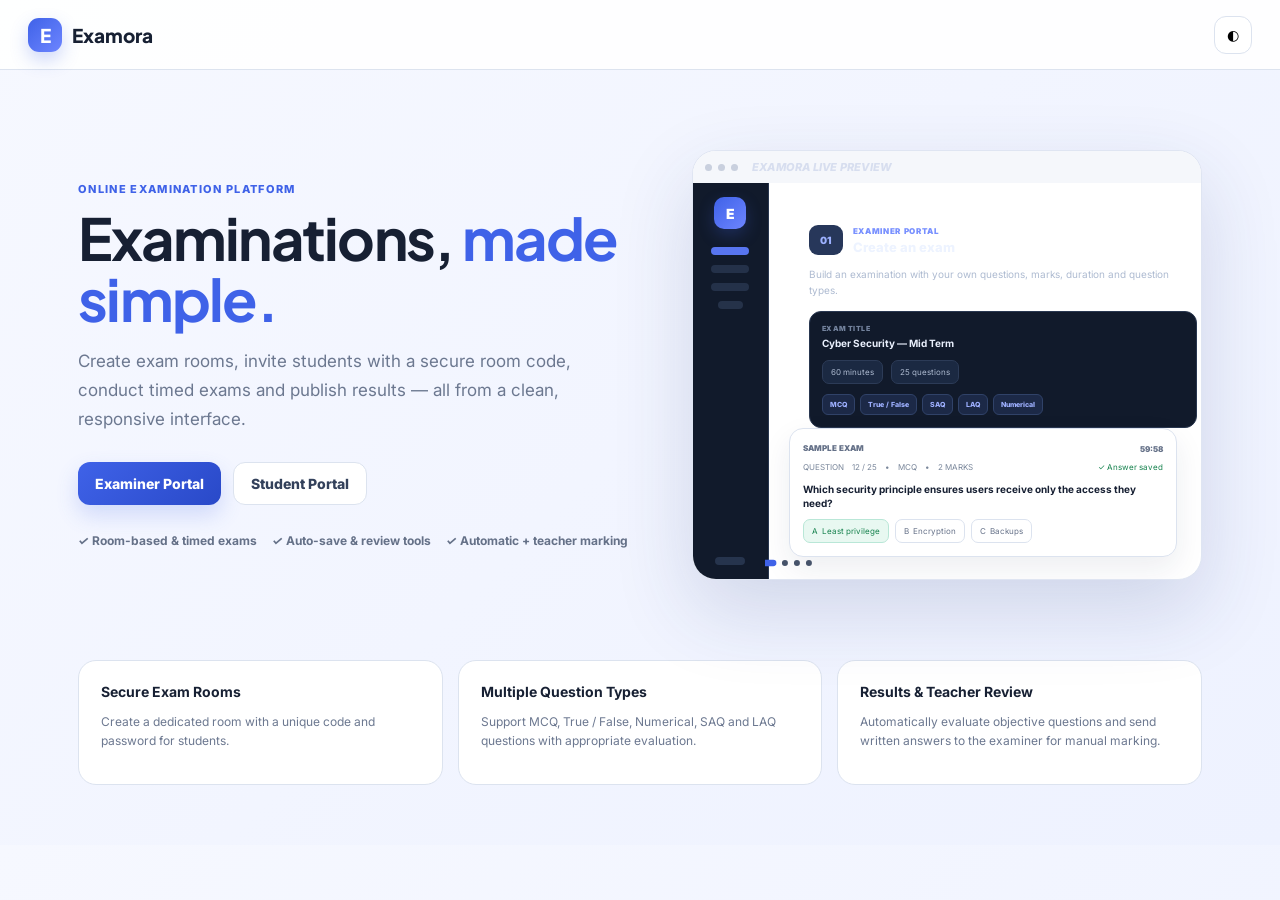
<file: index.html>
<!DOCTYPE html>
<html lang="en">
<head>
<meta charset="UTF-8">
<meta name="viewport" content="width=device-width,initial-scale=1">
<title>Examora — Online Examination Portal</title>
<meta name="description" content="Free, modern online examination portal with Examiner and Student portals.">
<link rel="stylesheet" href="assets/styles.css">
</head>

<body class="landing">

<header class="landing-nav">
  <a class="brand" href="#">
    <span class="brand-mark">E</span>
    <span>Examora</span>
  </a>

  <div class="top-actions">
    <button
      class="icon-btn"
      onclick="toggleTheme()"
      title="Toggle theme"
      aria-label="Toggle dark mode">
      ◐
    </button>
  </div>
</header>


<main class="hero">

  <!-- =========================
       HERO TEXT
  ========================== -->
  <section class="hero-copy">

    <div class="eyebrow">
      ONLINE EXAMINATION PLATFORM
    </div>

    <h1>
      Examinations, <span>made simple.</span>
    </h1>

    <p>
      Create exam rooms, invite students with a secure room code,
      conduct timed exams and publish results — all from a clean,
      responsive interface.
    </p>

    <div class="hero-actions">
      <a class="btn btn-primary" href="examiner.html">
        Examiner Portal
      </a>

      <a class="btn btn-secondary" href="student.html">
        Student Portal
      </a>
    </div>

    <div class="feature-row">
      <span><i>✓</i> Room-based & timed exams</span>
      <span><i>✓</i> Auto-save & review tools</span>
      <span><i>✓</i> Automatic + teacher marking</span>
    </div>

  </section>


  <!-- =========================
       ANIMATED PORTAL PREVIEW
  ========================== -->
  <section
    class="portal-preview"
    aria-label="Animated Examora feature preview">

    <div class="preview-window final-preview">

      <!-- Browser top -->
      <div class="preview-top final-preview-top">
        <span></span>
        <span></span>
        <span></span>

        <em>EXAMORA LIVE PREVIEW</em>
      </div>


      <!-- Preview application -->
      <div class="preview-stage">

        <!-- Sidebar -->
        <div class="preview-side">

          <div class="mini-logo">
            E
          </div>

          <div class="side-pill active"></div>
          <div class="side-pill"></div>
          <div class="side-pill"></div>
          <div class="side-pill short"></div>

          <div class="side-bottom"></div>

        </div>


        <!-- Main preview -->
        <div class="feature-stage">


          <!-- ==================================
               STEP 01
          =================================== -->
          <div
            class="feature-step step-create"
            data-step="0">

            <div class="step-head">

              <span class="step-number">
                01
              </span>

              <div>
                <small>EXAMINER PORTAL</small>
                <b>Create an exam</b>
              </div>

            </div>

            <p>
              Build an examination with your own questions,
              marks, duration and question types.
            </p>


            <div class="fake-form">

              <div>
                <small>EXAM TITLE</small>
                <b>Cyber Security — Mid Term</b>
              </div>

              <div class="fake-row">
                <span>60 minutes</span>
                <span>25 questions</span>
              </div>

              <div class="type-row">
                <i>MCQ</i>
                <i>True / False</i>
                <i>SAQ</i>
                <i>LAQ</i>
                <i>Numerical</i>
              </div>

            </div>


            <div class="step-tag">
              ✓ Questions & marks configured
            </div>

          </div>



          <!-- ==================================
               STEP 02
          =================================== -->
          <div
            class="feature-step step-room"
            data-step="1">

            <div class="step-head">

              <span class="step-number">
                02
              </span>

              <div>
                <small>SECURE EXAM ROOM</small>
                <b>Conduct the examination</b>
              </div>

            </div>

            <p>
              Students enter a room code and password,
              then complete the exam within the set time.
            </p>


            <div class="room-box">

              <div>
                <small>ROOM CODE</small>
                <strong>EXM7K9</strong>
              </div>

              <div>
                <small>PASSWORD</small>
                <strong>••••••</strong>
              </div>

              <div>
                <small>DURATION</small>
                <strong>60:00</strong>
              </div>

            </div>


            <div class="timer-line">
              <span></span>
              <b>Timer running</b>
              <em>Answer saved</em>
            </div>

          </div>



          <!-- ==================================
               STEP 03
          =================================== -->
          <div
            class="feature-step step-evaluate"
            data-step="2">

            <div class="step-head">

              <span class="step-number">
                03
              </span>

              <div>
                <small>EVALUATION</small>
                <b>Automatic + teacher marking</b>
              </div>

            </div>

            <p>
              Objective answers can be checked automatically
              while written answers are sent to the examiner.
            </p>


            <div class="eval-box">

              <div class="eval-item">

                <span class="eval-check">
                  ✓
                </span>

                <div>
                  <b>MCQ / True-False / Numerical</b>
                  <small>Automatically evaluated</small>
                </div>

              </div>


              <div class="eval-item manual">

                <span class="eval-review">
                  ✎
                </span>

                <div>
                  <b>SAQ / LAQ</b>
                  <small>Awaiting teacher review</small>
                </div>

              </div>

            </div>


            <div class="mark-line">
              <span>Evaluation progress</span>
              <b>Objective checked • Written pending</b>
            </div>

          </div>



          <!-- ==================================
               STEP 04
          =================================== -->
          <div
            class="feature-step step-results"
            data-step="3">

            <div class="step-head">

              <span class="step-number">
                04
              </span>

              <div>
                <small>RESULTS</small>
                <b>Review before publishing</b>
              </div>

            </div>

            <p>
              See each student's answers, question number,
              marks and teacher evaluation in one place.
            </p>


            <div class="result-box">

              <div>
                <small>QUESTIONS</small>
                <strong>25</strong>
              </div>

              <div>
                <small>AUTO MARKED</small>
                <strong>18</strong>
              </div>

              <div>
                <small>TEACHER REVIEW</small>
                <strong>7</strong>
              </div>

            </div>


            <div class="result-ready">
              ✓ Result ready for examiner review
            </div>

          </div>



          <!-- ==================================
               ANIMATION DOTS
          =================================== -->
          <div class="feature-dots">

            <span
              class="active"
              data-dot="0"></span>

            <span
              data-dot="1"></span>

            <span
              data-dot="2"></span>

            <span
              data-dot="3"></span>

          </div>



          <!-- ==================================
               SAMPLE EXAM QUESTION
          =================================== -->
          <div class="sample-question">

            <div class="sample-top">

              <span>
                <i></i>
                SAMPLE EXAM
              </span>

              <b>
                <span id="previewTimer">
                  60:00
                </span>
              </b>

            </div>


            <div class="sample-meta">

              QUESTION
              <span>12 / 25</span>

              <span>•</span>

              MCQ

              <span>•</span>

              2 MARKS

              <em>
                ✓ Answer saved
              </em>

            </div>


            <strong>
              Which security principle ensures users receive
              only the access they need?
            </strong>


            <div class="sample-options">

              <span class="chosen">
                A&nbsp; Least privilege
              </span>

              <span>
                B&nbsp; Encryption
              </span>

              <span>
                C&nbsp; Backups
              </span>

            </div>

          </div>

        </div>

      </div>

    </div>

  </section>

</main>



<!-- =========================
     FEATURES
========================== -->

<section class="landing-features">

  <article>

    <b>
      Secure Exam Rooms
    </b>

    <p>
      Create a dedicated room with a unique code
      and password for students.
    </p>

  </article>


  <article>

    <b>
      Multiple Question Types
    </b>

    <p>
      Support MCQ, True / False, Numerical, SAQ
      and LAQ questions with appropriate evaluation.
    </p>

  </article>


  <article>

    <b>
      Results & Teacher Review
    </b>

    <p>
      Automatically evaluate objective questions
      and send written answers to the examiner
      for manual marking.
    </p>

  </article>

</section>



<script src="assets/app.js"></script>

<script>
/* =========================================================
   EXAMORA LANDING PAGE PREVIEW ANIMATION
   ========================================================= */

(function () {

  const steps = Array.from(
    document.querySelectorAll(".feature-step")
  );

  const dots = Array.from(
    document.querySelectorAll(".feature-dots span")
  );

  if (!steps.length) return;


  let currentStep = 0;

  const STEP_TIME = 4200;


  function showStep(index) {

    currentStep = index;


    steps.forEach((step, i) => {

      step.classList.toggle(
        "preview-active",
        i === index
      );

      step.classList.toggle(
        "preview-hidden",
        i !== index
      );

    });


    dots.forEach((dot, i) => {

      dot.classList.toggle(
        "active",
        i === index
      );

    });

  }


  function nextStep() {

    const next =
      (currentStep + 1) % steps.length;

    showStep(next);

  }


  /* Start with first animation */
  showStep(0);


  /* Automatically move through all 4 sections */
  let animationTimer =
    setInterval(nextStep, STEP_TIME);


  /* Pause when user leaves the tab */
  document.addEventListener(
    "visibilitychange",
    function () {

      if (document.hidden) {

        clearInterval(animationTimer);

      } else {

        clearInterval(animationTimer);

        animationTimer =
          setInterval(nextStep, STEP_TIME);

      }

    }
  );


  /* Allow clicking animation dots */
  dots.forEach((dot, index) => {

    dot.addEventListener("click", function () {

      clearInterval(animationTimer);

      showStep(index);

      animationTimer =
        setInterval(nextStep, STEP_TIME);

    });

  });


  /* Small running timer inside the exam preview */
  const timer =
    document.getElementById("previewTimer");

  let seconds = 60 * 60;


  if (timer) {

    setInterval(function () {

      seconds--;

      if (seconds < 0) {
        seconds = 60 * 60;
      }

      const minutes =
        Math.floor(seconds / 60);

      const remaining =
        seconds % 60;

      timer.textContent =
        String(minutes).padStart(2, "0") +
        ":" +
        String(remaining).padStart(2, "0");

    }, 1000);

  }

})();
</script>


<script>
/* Restore saved light/dark theme */
if (typeof restoreTheme === "function") {
  restoreTheme();
}
</script>

</body>
</html>
</file>
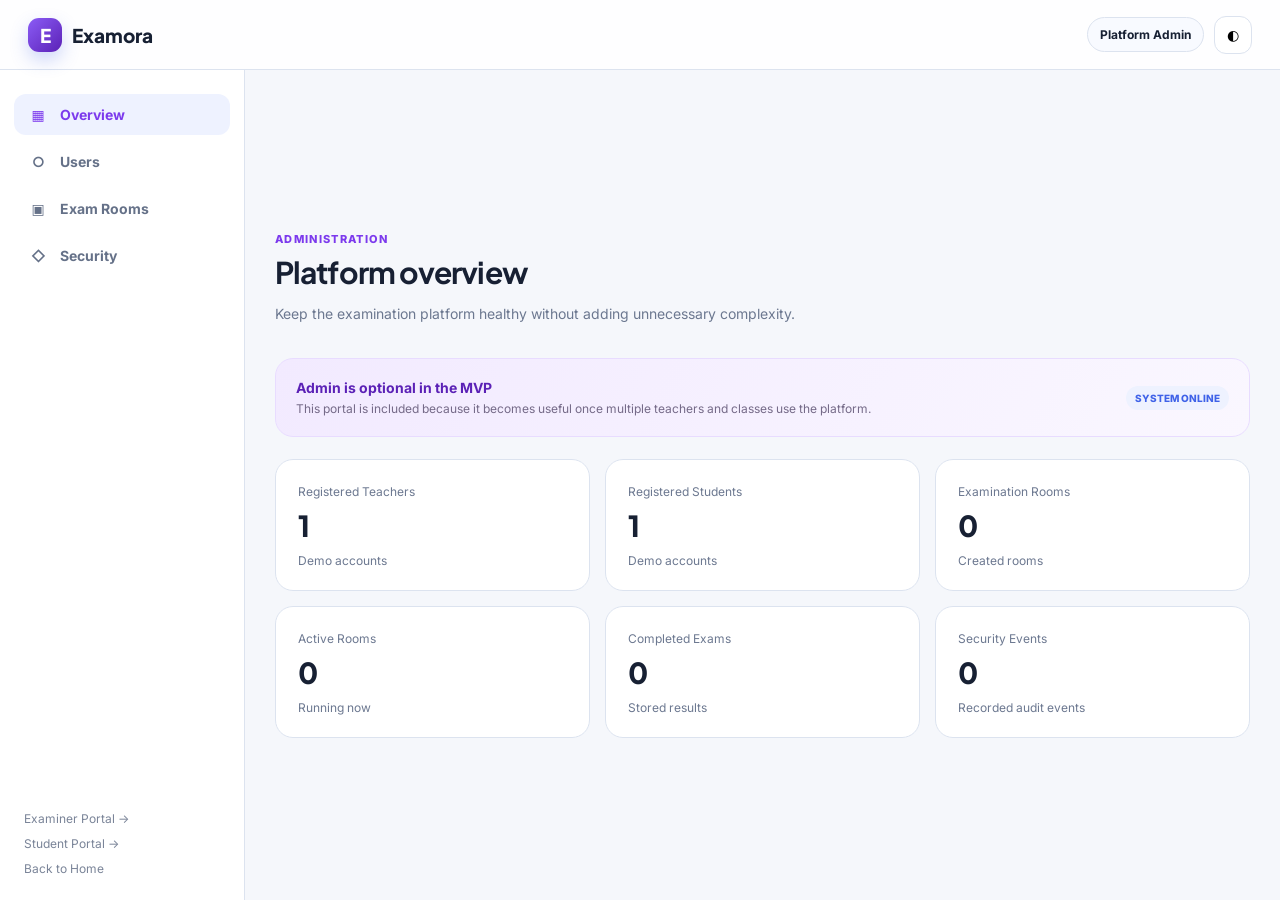
<file: admin.html>
<!DOCTYPE html>
<html lang="en">
<head>
<meta charset="UTF-8"><meta name="viewport" content="width=device-width,initial-scale=1">
<title>Examora — Admin Portal</title>
<link rel="stylesheet" href="assets/styles.css">
<style>
.admin-theme{--primary:#7c3aed;--primary2:#5b21b6}
.admin-accent{background:linear-gradient(135deg,#8b5cf6,#5b21b6)!important}
.admin-shell{min-height:calc(100vh - 70px)}
.admin-banner{background:linear-gradient(120deg,#f2eaff,#faf7ff);border:1px solid #e8dcff;border-radius:18px;padding:20px;display:flex;justify-content:space-between;align-items:center;margin-bottom:22px}
.admin-banner b{color:#5b21b6}.admin-banner p{color:#756a88;font-size:12px;margin:5px 0 0}
.admin-grid{display:grid;grid-template-columns:repeat(3,1fr);gap:15px}
.admin-card{background:#fff;border:1px solid var(--line);border-radius:18px;padding:22px}
.admin-card strong{font:800 29px "Plus Jakarta Sans";display:block;margin:8px 0}
.admin-card span{font-size:12px;color:var(--muted)}
@media(max-width:800px){.admin-grid{grid-template-columns:1fr}}
</style>
</head>
<body class="admin-theme">
<header class="topbar">
<a class="brand" href="index.html"><span class="brand-mark admin-accent">E</span><span>Examora</span></a>
<div class="top-actions"><span class="user-chip">Platform Admin</span><button class="icon-btn" onclick="toggleTheme()">◐</button></div>
</header>
<div class="app-shell admin-shell">
<aside class="sidebar">
<nav>
<button class="nav-item active" data-view="admin-dashboard"><span>▦</span>Overview</button>
<button class="nav-item" data-view="admin-users"><span>○</span>Users</button>
<button class="nav-item" data-view="admin-rooms"><span>▣</span>Exam Rooms</button>
<button class="nav-item" data-view="admin-security"><span>◇</span>Security</button>
</nav>
<div class="sidebar-bottom"><a href="examiner.html">Examiner Portal →</a><a href="student.html">Student Portal →</a><a href="index.html">Back to Home</a></div>
</aside>
<main class="content">
<section id="view-admin-dashboard" class="view active">
<div class="page-head"><div><div class="eyebrow">ADMINISTRATION</div><h1>Platform overview</h1><p>Keep the examination platform healthy without adding unnecessary complexity.</p></div></div>
<div class="admin-banner"><div><b>Admin is optional in the MVP</b><p>This portal is included because it becomes useful once multiple teachers and classes use the platform.</p></div><span class="badge upcoming">SYSTEM ONLINE</span></div>
<div class="admin-grid">
<div class="admin-card"><span>Registered Teachers</span><strong id="teachers">1</strong><span>Demo accounts</span></div>
<div class="admin-card"><span>Registered Students</span><strong id="students">1</strong><span>Demo accounts</span></div>
<div class="admin-card"><span>Examination Rooms</span><strong id="rooms">0</strong><span>Created rooms</span></div>
<div class="admin-card"><span>Active Rooms</span><strong id="activeRooms">0</strong><span>Running now</span></div>
<div class="admin-card"><span>Completed Exams</span><strong id="completedRooms">0</strong><span>Stored results</span></div>
<div class="admin-card"><span>Security Events</span><strong id="securityEvents">0</strong><span>Recorded audit events</span></div>
</div>
</section>
<section id="view-admin-users" class="view">
<div class="page-head"><div><div class="eyebrow">USER MANAGEMENT</div><h1>Users</h1><p>Production version can connect these controls to authentication.</p></div></div>
<div class="section-card">
<div class="exam-row"><div><b>Demo Examiner</b><div class="exam-meta">examiner@example.com</div></div><span class="badge active">EXAMINER</span><span>Enabled</span><button class="text-btn">Manage</button></div>
<div class="exam-row"><div><b>Demo Student</b><div class="exam-meta">student@example.com</div></div><span class="badge upcoming">STUDENT</span><span>Enabled</span><button class="text-btn">Manage</button></div>
</div>
</section>
<section id="view-admin-rooms" class="view">
<div class="page-head"><div><div class="eyebrow">ROOM MONITORING</div><h1>Examination rooms</h1><p>Global room visibility belongs here in the production system.</p></div></div>
<div class="section-card"><div id="adminRooms"></div></div>
</section>
<section id="view-admin-security" class="view">
<div class="page-head"><div><div class="eyebrow">SECURITY</div><h1>Security activity</h1><p>Review platform-level events and operational activity.</p></div></div>
<div class="section-card"><div id="adminLogs"></div></div>
</section>
</main></div>
<script src="assets/app.js"></script>
<script>
setupNav();restoreTheme();
function renderAdmin(){
 const db=getDB(), now=Date.now();
 db.exams.forEach(x=>{const s=new Date(`${x.date||'2099-01-01'}T${x.startTime||'00:00'}`).getTime();if(s<=now&&s+x.duration*60000>now)x.status='active';else if(s+x.duration*60000<=now)x.status='completed';});
 saveDB(db);
 document.getElementById('rooms').textContent=db.exams.length;
 document.getElementById('activeRooms').textContent=db.exams.filter(x=>x.status==='active').length;
 document.getElementById('completedRooms').textContent=db.exams.filter(x=>x.status==='completed').length;
 document.getElementById('securityEvents').textContent=db.logs.length;
 document.getElementById('adminRooms').innerHTML=db.exams.length?db.exams.map(x=>`<div class="exam-row"><div><b>${esc(x.title)}</b><div class="exam-meta">${x.roomCode} • ${x.subject}</div></div><span class="badge ${x.status}">${x.status}</span><span>${x.duration} min</span><span>${x.date||'—'}</span></div>`).join(''):'<div class="empty">No rooms created yet.</div>';
 document.getElementById('adminLogs').innerHTML=db.logs.length?db.logs.map(x=>`<div class="audit-row"><b>${esc(x.text)}</b><span class="exam-meta">${x.time}</span></div>`).join(''):'<div class="empty">No security activity recorded.</div>';
}
renderAdmin();
</script>
</body>
</html>
</file>
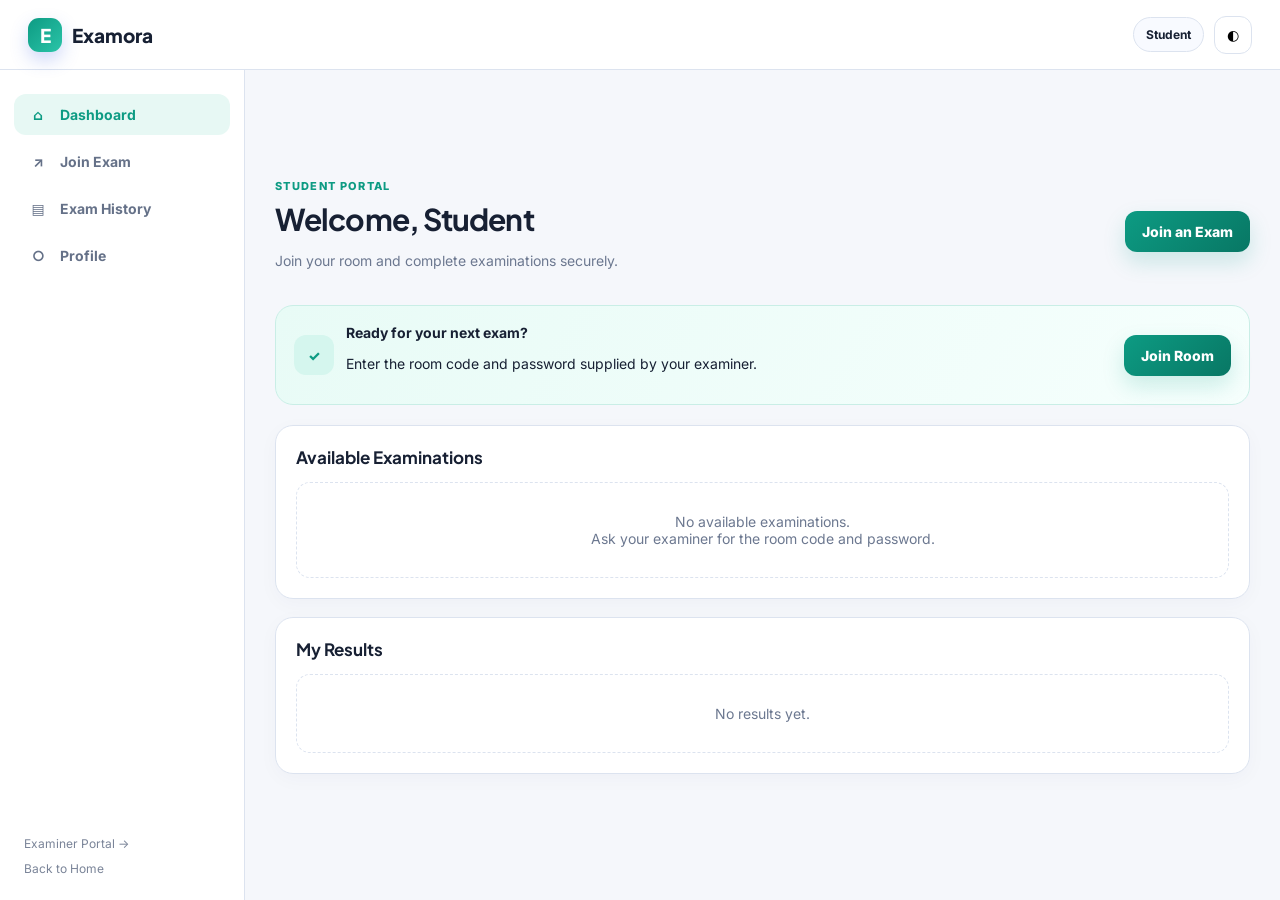
<file: exam.html>
<!DOCTYPE html>
<html lang="en">
<head>
<meta charset="UTF-8"><meta name="viewport" content="width=device-width,initial-scale=1">
<title>Examora — Live Examination</title><link rel="stylesheet" href="assets/styles.css">
</head>
<body class="student-theme exam-screen">
<header class="exam-header"><a class="brand" href="student.html"><span class="brand-mark">E</span><span>Examora</span></a><div><b id="liveExamTitle">Examination</b><span id="saveState" class="save-state">Saved ✓</span></div><div class="timer-box"><small>TIME REMAINING</small><strong id="timer">--:--</strong></div></header>
<main class="exam-layout">
<aside class="question-nav"><div class="nav-head"><b>Questions</b><span id="progressText">0 / 0</span></div><div id="questionNavGrid" class="question-grid"></div><div class="legend"><span><i class="dot unanswered"></i>Unanswered</span><span><i class="dot answered"></i>Answered</span><span><i class="dot review"></i>Review</span></div></aside>
<section class="question-area"><div class="question-top"><span id="questionNumber">Question 1</span><span id="questionMarks">1 mark</span></div><h1 id="questionText">Loading question…</h1><div id="answerArea"></div><div class="question-actions"><button class="btn btn-secondary" onclick="previousQuestion()">← Previous</button><div><button class="btn btn-ghost" onclick="toggleReview()">☆ Mark for review</button><button class="btn btn-student" onclick="nextQuestion()">Save & Next →</button></div></div></section>
</main>
<div class="submit-bar"><span><b id="answeredCount">0</b> answered</span><button class="btn btn-danger" onclick="submitExam()">Submit Examination</button></div>
<script src="assets/app.js"></script><script>initLiveExam();</script>
</body>
</html>
</file>
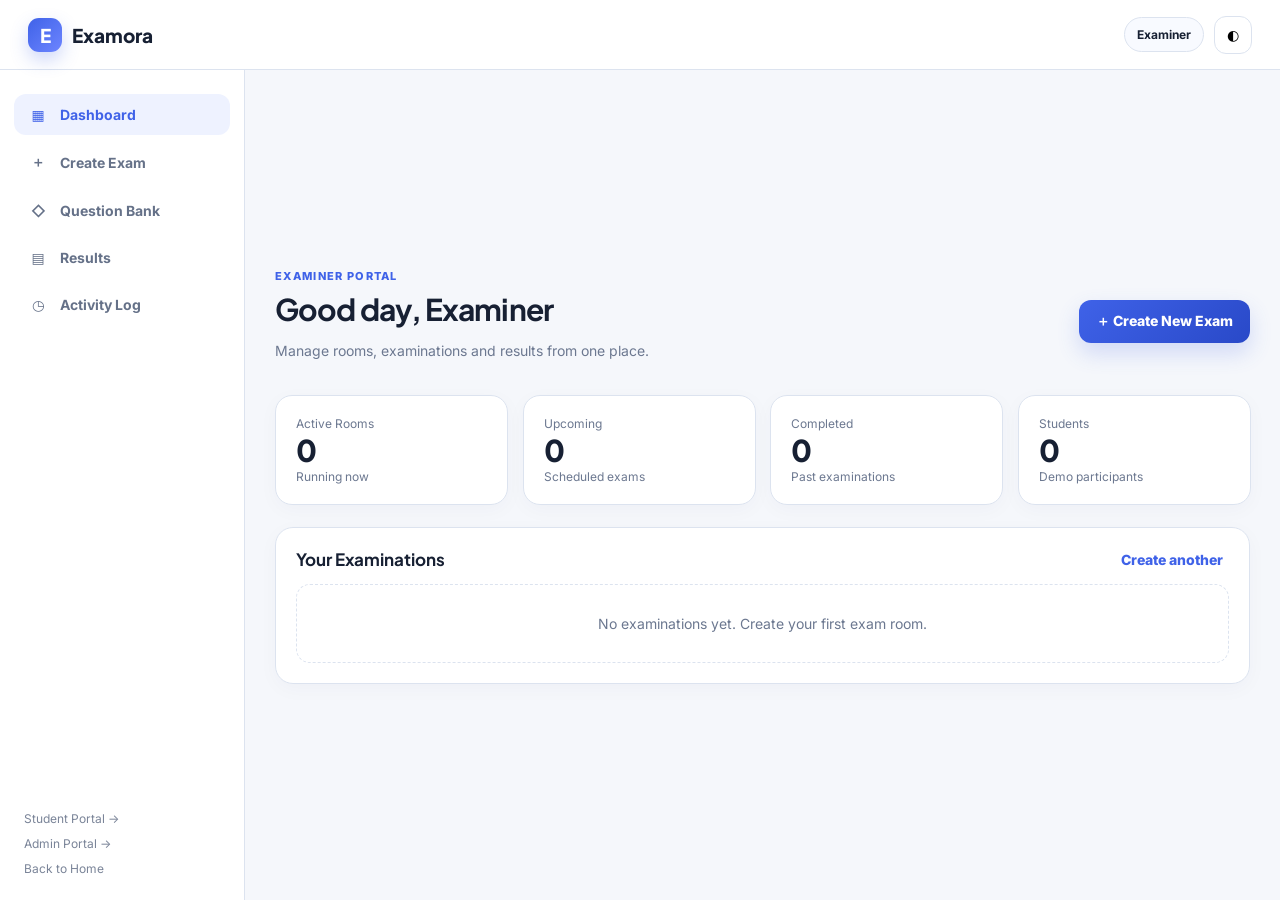
<file: examiner.html>
<!DOCTYPE html>
<html lang="en">
<head>
  <meta charset="UTF-8"><meta name="viewport" content="width=device-width,initial-scale=1">
  <title>Examora — Examiner Portal</title>
  <link rel="stylesheet" href="assets/styles.css">
</head>
<body class="examiner-theme">
<header class="topbar">
  <a class="brand" href="index.html"><span class="brand-mark">E</span><span>Examora</span></a>
  <div class="top-actions"><span id="examinerName" class="user-chip">Examiner</span><button class="icon-btn" onclick="toggleTheme()" title="Toggle theme">◐</button></div>
</header>
<div class="app-shell">
  <aside class="sidebar">
    <nav>
      <button class="nav-item active" data-view="dashboard"><span>▦</span>Dashboard</button>
      <button class="nav-item" data-view="create"><span>＋</span>Create Exam</button>
      <button class="nav-item" data-view="questions"><span>◇</span>Question Bank</button>
      <button class="nav-item" data-view="results"><span>▤</span>Results</button>
      <button class="nav-item" data-view="audit"><span>◷</span>Activity Log</button>
    </nav>
    <div class="sidebar-bottom"><a href="student.html">Student Portal →</a><a href="admin.html">Admin Portal →</a><a href="index.html">Back to Home</a></div>
  </aside>

  <main class="content">
    <section id="view-dashboard" class="view active">
      <div class="page-head"><div><div class="eyebrow">EXAMINER PORTAL</div><h1>Good day, Examiner</h1><p>Manage rooms, examinations and results from one place.</p></div><button class="btn btn-primary" onclick="showView('create')">＋ Create New Exam</button></div>
      <div class="stat-grid">
        <div class="stat-card"><span>Active Rooms</span><strong id="activeCount">0</strong><small>Running now</small></div>
        <div class="stat-card"><span>Upcoming</span><strong id="upcomingCount">0</strong><small>Scheduled exams</small></div>
        <div class="stat-card"><span>Completed</span><strong id="completedCount">0</strong><small>Past examinations</small></div>
        <div class="stat-card"><span>Students</span><strong id="studentCount">0</strong><small>Demo participants</small></div>
      </div>
      <div class="section-card"><div class="section-title"><h2>Your Examinations</h2><button class="text-btn" onclick="showView('create')">Create another</button></div><div id="examList"></div></div>
    </section>

    <section id="view-create" class="view">
      <div class="page-head"><div><div class="eyebrow">EXAM BUILDER</div><h1>Create an examination</h1><p>Build the room and add questions in a few steps.</p></div></div>
      <form id="examForm" class="section-card form-card" onsubmit="return createExam(event)">
        <div class="form-section"><h2>Basic information</h2><div class="form-grid">
          <label>Exam title<input id="title" required placeholder="Advanced Network Security"></label>
          <label>Subject<input id="subject" required placeholder="Cyber Security"></label>
          <label>Exam date<input id="date" type="date" required></label>
          <label>Start time<input id="startTime" type="time" required></label>
          <label>Duration (minutes)<input id="duration" type="number" min="1" value="60" required></label>
          <label>Passing marks<input id="passing" type="number" min="0" value="40"></label>
          <label>Maximum students<input id="maxStudents" type="number" min="1" placeholder="Optional"></label>
          <label>Department / class<input id="department" placeholder="B.Sc (H) — Cyber Security"></label>
        </div></div>
        <div class="form-section"><h2>Instructions</h2><label><textarea id="instructions" rows="5" placeholder="Read every question carefully..."></textarea></label></div>
        <div class="form-section"><h2>Marking</h2><div class="toggle-line"><label class="switch"><input id="negative" type="checkbox"><span></span></label><div><b>Negative marking</b><small>Enable wrong-answer penalties for this exam.</small></div><input id="negativeMarks" class="compact-input" type="number" min="0" step="0.01" value="0.25" disabled></div></div>
        <div class="form-section"><h2>Question types</h2><div class="type-pills">
          <label><input type="checkbox" value="mcq" checked> MCQ</label><label><input type="checkbox" value="truefalse"> True / False</label><label><input type="checkbox" value="short"> Short Answer</label><label><input type="checkbox" value="long"> Long Answer</label><label><input type="checkbox" value="numerical"> Numerical</label>
        </div></div>
        <div class="form-actions"><button type="button" class="btn btn-secondary" onclick="showView('dashboard')">Cancel</button><button class="btn btn-primary">Create Exam & Room</button></div>
      </form>
    </section>

    <section id="view-questions" class="view">
      <div class="page-head"><div><div class="eyebrow">QUESTION BANK</div><h1>Questions</h1><p>Reusable questions are stored locally in this free prototype.</p></div><button class="btn btn-primary" onclick="openQuestionModal()">＋ Add Question</button></div>
      <div class="section-card"><div id="questionBank"></div></div>
    </section>

    <section id="view-results" class="view">
      <div class="page-head"><div><div class="eyebrow">RESULTS</div><h1>Marksheets</h1><p>Review submitted attempts and publish results.</p></div></div>
      <div class="section-card"><div id="resultsTable"></div></div>
    </section>

    <section id="view-audit" class="view">
      <div class="page-head"><div><div class="eyebrow">TRANSPARENCY</div><h1>Activity log</h1><p>Important examination events are recorded in this prototype.</p></div></div>
      <div class="section-card"><div id="auditList"></div></div>
    </section>
  </main>
</div>

<div id="questionModal" class="modal hidden"></div>

<script src="assets/app.js"></script>
<script>initExaminer();</script>
</body>
</html>
</file>
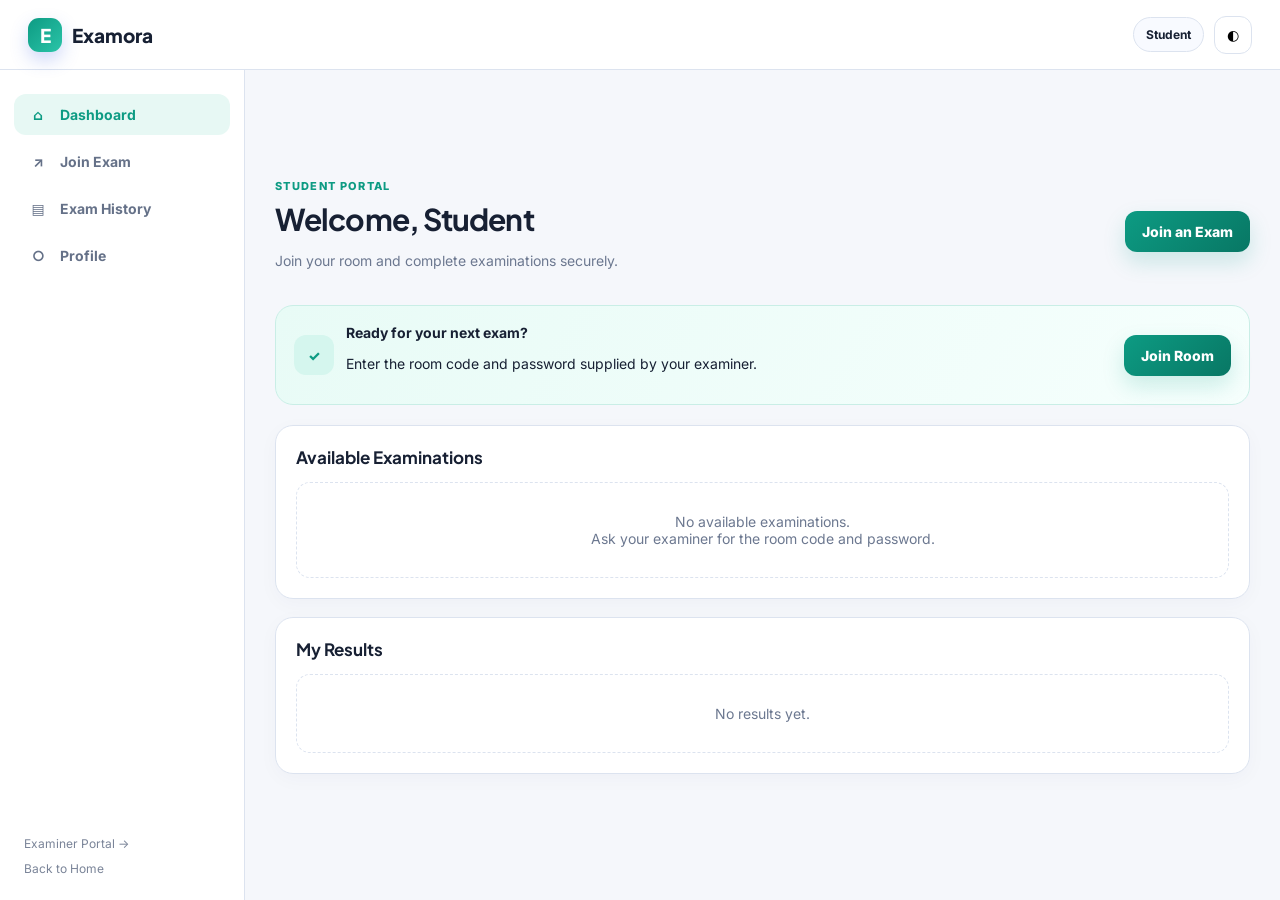
<file: result.html>
<!DOCTYPE html>
<html lang="en">
<head><meta charset="UTF-8"><meta name="viewport" content="width=device-width,initial-scale=1">
<title>Examora — Result</title><link rel="stylesheet" href="assets/styles.css"></head>
<body class="student-theme">
<header class="topbar"><a class="brand" href="student.html"><span class="brand-mark">E</span><span>Examora</span></a><div class="top-actions"><button class="icon-btn" onclick="toggleTheme()" title="Toggle theme" aria-label="Toggle dark mode">◐</button><a class="text-btn" href="student.html">Back to dashboard</a></div></header>
<main class="result-page"><div class="result-card"><div class="result-check">✓</div><div class="eyebrow">EXAM SUBMITTED</div><h1 id="resultTitle">Result</h1><p id="resultSub">Your examination has been submitted successfully.</p><div class="score-ring"><strong id="resultScore">0</strong><span>/ <span id="resultTotal">0</span></span></div><div class="result-stats"><div><b id="resultPercent">0%</b><span>Percentage</span></div><div><b id="resultStatus">—</b><span>Status</span></div><div><b id="resultCorrect">0</b><span>Correct</span></div></div><div id="resultNote" class="notice"></div><a class="btn btn-student full" href="student.html">Return to Dashboard</a></div></main>
<script src="assets/app.js"></script><script>initResult();</script>
</body></html>
</file>
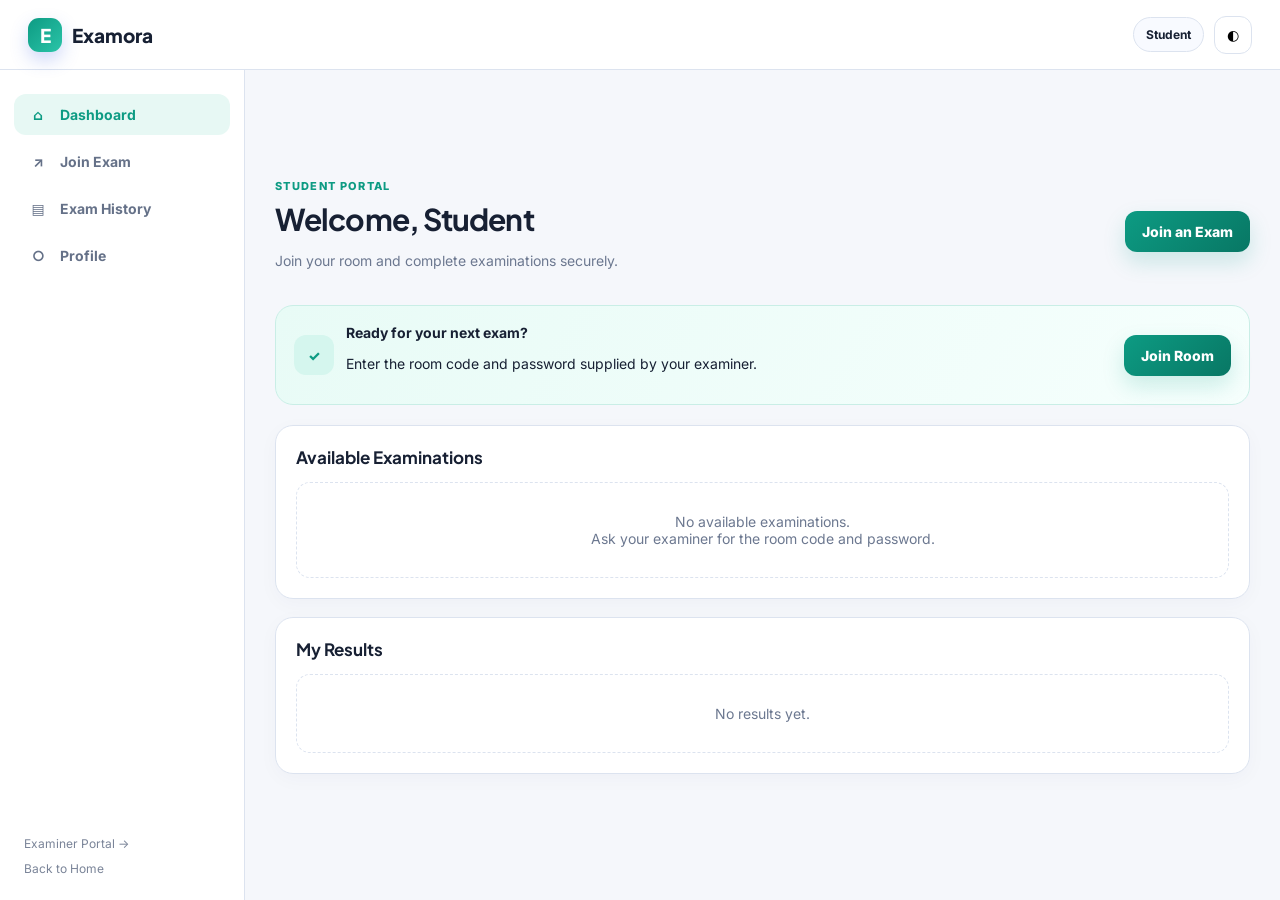
<file: student.html>
<!DOCTYPE html>
<html lang="en">
<head>
  <meta charset="UTF-8"><meta name="viewport" content="width=device-width,initial-scale=1">
  <title>Examora — Student Portal</title>
  <link rel="stylesheet" href="assets/styles.css">
</head>
<body class="student-theme">
<header class="topbar">
  <a class="brand" href="index.html"><span class="brand-mark">E</span><span>Examora</span></a>
  <div class="top-actions"><span class="user-chip">Student</span><button class="icon-btn" onclick="toggleTheme()">◐</button></div>
</header>
<div class="app-shell">
  <aside class="sidebar">
    <nav>
      <button class="nav-item active" data-view="student-dashboard"><span>⌂</span>Dashboard</button>
      <button class="nav-item" data-view="join"><span>↗</span>Join Exam</button>
      <button class="nav-item" data-view="history"><span>▤</span>Exam History</button>
      <button class="nav-item" data-view="profile"><span>○</span>Profile</button>
    </nav>
    <div class="sidebar-bottom"><a href="examiner.html">Examiner Portal →</a><a href="index.html">Back to Home</a></div>
  </aside>
  <main class="content">
    <section id="view-student-dashboard" class="view active">
      <div class="page-head"><div><div class="eyebrow">STUDENT PORTAL</div><h1>Welcome, Student</h1><p>Join your room and complete examinations securely.</p></div><button class="btn btn-student" onclick="showView('join')">Join an Exam</button></div>
      <div class="student-banner"><div><span class="banner-icon">✓</span><div><b>Ready for your next exam?</b><p>Enter the room code and password supplied by your examiner.</p></div></div><button class="btn btn-student" onclick="showView('join')">Join Room</button></div>
      <div class="section-card"><div class="section-title"><h2>Available Examinations</h2></div><div id="studentExamList"></div></div>
      <div class="section-card"><div class="section-title"><h2>My Results</h2></div><div id="studentResults"></div></div>
    </section>
    <section id="view-join" class="view">
      <div class="center-wrap"><div class="join-card"><div class="join-icon">↗</div><div class="eyebrow">EXAM ROOM</div><h1>Join an examination</h1><p>Use the room code and password provided by your examiner.</p><form id="joinForm"><label>Room code<input id="roomCode" required maxlength="8" placeholder="7K92Q"></label><label>Room password<input id="roomPassword" required type="password" placeholder="••••"></label><button class="btn btn-student full">Verify & Continue</button></form><div id="joinMessage"></div></div></div>
    </section>
    <section id="view-history" class="view"><div class="page-head"><div><div class="eyebrow">HISTORY</div><h1>Exam history</h1></div></div><div class="section-card"><div id="historyList"></div></div></section>
    <section id="view-profile" class="view"><div class="page-head"><div><div class="eyebrow">PROFILE</div><h1>Student profile</h1></div></div><div class="section-card profile-card"><div class="avatar">S</div><div><h2>Demo Student</h2><p>student@example.com</p><p>Candidate: EX-2026-0001</p></div></div></section>
  </main>
</div>
<script src="assets/app.js"></script><script>initStudent();</script>
</body>
</html>
</file>
<file: assets/styles.css>
@import url('https://fonts.googleapis.com/css2?family=Inter:wght@400;500;600;700;800&family=Plus+Jakarta+Sans:wght@600;700;800&display=swap');
:root{--bg:#f5f7fb;--surface:#fff;--surface2:#f8faff;--text:#172033;--muted:#6c7890;--line:#dce3ef;--primary:#3f62e8;--primary2:#2949c8;--student:#0d9b83;--student2:#087764;--danger:#e14d5a;--warning:#d99016;--shadow:0 18px 50px rgba(25,40,80,.08);--radius:18px}*{box-sizing:border-box}body{margin:0;background:var(--bg);color:var(--text);font:14px Inter,system-ui,sans-serif}button,input,textarea,select{font:inherit}a{text-decoration:none;color:inherit}.topbar,.landing-nav,.exam-header{height:70px;background:rgba(255,255,255,.94);border-bottom:1px solid var(--line);display:flex;align-items:center;justify-content:space-between;padding:0 28px;position:sticky;top:0;z-index:20}.brand{display:flex;align-items:center;gap:10px;font:800 19px 'Plus Jakarta Sans'}.brand-mark{width:34px;height:34px;border-radius:11px;background:linear-gradient(135deg,var(--primary),#6d85ff);display:grid;place-items:center;color:#fff;font-weight:800;box-shadow:0 8px 18px rgba(63,98,232,.25)}.student-theme .brand-mark{background:linear-gradient(135deg,var(--student),#2bc4a8)}.top-actions{display:flex;align-items:center;gap:10px}.user-chip,.secure-pill{padding:9px 12px;border:1px solid var(--line);background:var(--surface2);border-radius:999px;font-size:12px;font-weight:700}.icon-btn{border:1px solid var(--line);background:#fff;width:38px;height:38px;border-radius:12px;cursor:pointer}.app-shell{display:grid;grid-template-columns:245px 1fr;min-height:calc(100vh - 70px)}.sidebar{background:#fff;border-right:1px solid var(--line);padding:24px 14px;display:flex;flex-direction:column;justify-content:space-between}.sidebar nav{display:grid;gap:6px}.nav-item{border:0;background:transparent;text-align:left;padding:12px 14px;border-radius:12px;color:#657188;cursor:pointer;font-weight:700;display:flex;gap:12px;align-items:center}.nav-item span{width:20px;text-align:center}.nav-item.active{background:#eef2ff;color:var(--primary)}.student-theme .nav-item.active{background:#e7f8f4;color:var(--student)}.sidebar-bottom{display:grid;gap:10px;padding:10px 10px 0;color:#7a8498;font-size:12px}.sidebar-bottom a:hover{color:var(--primary)}.content{padding:30px;max-width:1500px;width:100%;margin:auto}.page-head{display:flex;align-items:center;justify-content:space-between;gap:20px;margin-bottom:22px}.eyebrow{font-size:11px;font-weight:800;letter-spacing:.12em;color:var(--primary);margin-bottom:7px}.student-theme .eyebrow{color:var(--student)}h1,h2{font-family:'Plus Jakarta Sans',Inter,sans-serif;margin:0}h1{font-size:30px;letter-spacing:-.03em}h2{font-size:17px}.page-head p,.form-section small,.exam-meta,.muted{color:var(--muted)}.btn{border:0;border-radius:12px;padding:12px 17px;font-weight:800;cursor:pointer;display:inline-flex;align-items:center;justify-content:center;gap:8px}.btn-primary{background:linear-gradient(135deg,var(--primary),var(--primary2));color:#fff;box-shadow:0 10px 22px rgba(63,98,232,.2)}.btn-student{background:linear-gradient(135deg,var(--student),var(--student2));color:#fff;box-shadow:0 10px 22px rgba(13,155,131,.18)}.btn-secondary{background:#fff;color:#33415b;border:1px solid var(--line)}.btn-ghost{background:transparent;color:#52617a}.btn-danger{background:#fff0f1;color:var(--danger);border:1px solid #ffd4d8}.full{width:100%}.text-btn{border:0;background:transparent;color:var(--primary);font-weight:800;cursor:pointer}.btn-review{border:1px solid transparent;border-radius:10px;padding:10px 12px;transition:.18s}.btn-review:hover{background:#eef2ff;color:var(--primary)}.btn-review.active{background:#eef2ff;color:var(--primary);border-color:#cdd8ff}.student-theme .text-btn{color:var(--student)}.stat-grid{display:grid;grid-template-columns:repeat(4,1fr);gap:15px;margin-bottom:22px}.stat-card{background:#fff;border:1px solid var(--line);border-radius:17px;padding:20px;box-shadow:0 5px 20px rgba(25,40,80,.03)}.stat-card span,.stat-card small{display:block;color:var(--muted);font-size:12px}.stat-card strong{font:800 30px 'Plus Jakarta Sans';margin:8px 0}.section-card{background:#fff;border:1px solid var(--line);border-radius:18px;padding:20px;box-shadow:0 5px 20px rgba(25,40,80,.03);margin-bottom:18px}.section-title{display:flex;justify-content:space-between;align-items:center;margin-bottom:14px}.exam-row,.result-row,.audit-row{display:grid;grid-template-columns:minmax(260px,1.8fr) 110px minmax(150px,1fr) 110px minmax(170px,1fr);align-items:center;gap:18px;padding:18px 0;border-bottom:1px solid #edf0f5}.exam-row>*,.result-row>*,.audit-row>*{min-width:0}.exam-row .room-secret{display:flex;align-items:center;gap:8px;min-width:150px;white-space:nowrap}.exam-row .secret-value{display:inline-block;font-family:monospace;background:#f6f8fc;padding:6px 9px;border-radius:7px;white-space:nowrap;overflow:hidden;text-overflow:ellipsis}.exam-row .room-actions{display:flex;align-items:center;justify-content:flex-start;gap:16px;white-space:nowrap}.exam-row .room-actions .text-btn{white-space:nowrap}.exam-row:last-child,.result-row:last-child,.audit-row:last-child{border-bottom:0}.badge{display:inline-flex;width:max-content;padding:6px 9px;border-radius:999px;font-size:10px;font-weight:800;text-transform:uppercase}.badge.active{background:#e6f8ef;color:#16824e}.badge.upcoming{background:#eef2ff;color:#3f62e8}.badge.completed{background:#f0f2f6;color:#667085}.badge.review{background:#fff5df;color:#a96b00}.badge.published{background:#e7f8f4;color:#087764}.form-card{padding:0}.form-section{padding:22px;border-bottom:1px solid var(--line)}.form-section:last-child{border-bottom:0}.form-section h2{margin-bottom:16px}.form-grid{display:grid;grid-template-columns:repeat(2,minmax(0,1fr));gap:16px}.form-grid label,.modal-box>form>label{display:grid;gap:7px;color:#506079;font-size:12px;font-weight:800}input,textarea,select{width:100%;border:1px solid #d6deeb;border-radius:12px;background:#fff;color:var(--text);padding:12px 13px;outline:none}input:focus,textarea:focus,select:focus{border-color:#7690f4;box-shadow:0 0 0 3px rgba(63,98,232,.1)}textarea{resize:vertical}.form-actions{padding:20px;display:flex;justify-content:flex-end;gap:10px}.toggle-line{display:flex;align-items:center;gap:12px}.switch{position:relative;width:42px;height:24px}.switch input{display:none}.switch span{position:absolute;inset:0;background:#d8deea;border-radius:30px;cursor:pointer}.switch span:after{content:'';position:absolute;width:18px;height:18px;background:#fff;border-radius:50%;left:3px;top:3px;transition:.2s}.switch input:checked+span{background:var(--primary)}.switch input:checked+span:after{left:21px}.compact-input{max-width:100px;margin-left:auto}.type-pills{display:flex;gap:8px;flex-wrap:wrap}.type-pills label{padding:9px 12px;background:#f5f7fb;border:1px solid var(--line);border-radius:999px;font-size:12px;font-weight:700}.type-pills input{width:auto}.modal{position:fixed;inset:0;background:rgba(18,29,52,.48);display:grid;place-items:center;padding:20px;z-index:100}.modal.hidden{display:none}.modal-box{background:#fff;border-radius:20px;width:min(650px,100%);max-height:90vh;overflow:auto;padding:24px;position:relative;box-shadow:var(--shadow)}.modal-box h2{font-size:24px;margin-bottom:20px}.modal-close{position:absolute;right:15px;top:15px;border:0;background:#f0f2f5;border-radius:10px;width:34px;height:34px;cursor:pointer;font-size:22px}.modal-box form{display:grid;gap:15px}.question-list{display:grid;gap:10px}.question-item{border:1px solid var(--line);border-radius:15px;padding:15px;display:grid;grid-template-columns:1fr auto;gap:12px}.question-item .q-title{font-weight:800}.question-item .q-meta{font-size:11px;color:var(--muted);margin-top:6px}.room-secret{display:flex;align-items:center;gap:8px}.secret-value{font-family:monospace;background:#f6f8fc;padding:6px 8px;border-radius:7px}.room-actions{display:flex;gap:8px;align-items:center}.notice{padding:12px 14px;border-radius:12px;background:#f3f6ff;border:1px solid #dce5ff;color:#42527a;margin:15px 0}.student-banner{display:flex;align-items:center;justify-content:space-between;background:linear-gradient(120deg,#e8fbf6,#f6fffd);border:1px solid #c9eee6;padding:18px;border-radius:18px;margin-bottom:20px}.student-banner>div{display:flex;gap:12px;align-items:center}.banner-icon{width:40px;height:40px;border-radius:12px;background:#d5f6ee;color:var(--student);display:grid;place-items:center;font-weight:800}.center-wrap{min-height:60vh;display:grid;place-items:center}.join-card{width:min(480px,100%);background:#fff;border:1px solid var(--line);padding:28px;border-radius:22px;box-shadow:var(--shadow)}.join-icon{width:48px;height:48px;border-radius:15px;background:#e7f8f4;color:var(--student);display:grid;place-items:center;font-size:24px;margin-bottom:20px}.join-card form{display:grid;gap:15px;margin-top:20px}.profile-card{display:flex;gap:18px;align-items:center}.avatar{width:64px;height:64px;border-radius:18px;background:#e7f8f4;color:var(--student);display:grid;place-items:center;font-size:24px;font-weight:800}.exam-screen{background:#f7f9fc}.exam-header{position:sticky}.save-state{margin-left:15px;color:#16824e;font-size:11px}.timer-box{background:#172033;color:#fff;border-radius:12px;padding:7px 14px;display:grid;text-align:center}.timer-box small{font-size:8px;opacity:.7}.timer-box strong{font-size:18px}.exam-layout{display:grid;grid-template-columns:260px 1fr;min-height:calc(100vh - 140px)}.question-nav{background:#fff;border-right:1px solid var(--line);padding:22px}.nav-head{display:flex;justify-content:space-between;margin-bottom:15px}.question-grid{display:grid;grid-template-columns:repeat(5,1fr);gap:7px}.question-grid button{border:1px solid var(--line);background:#fff;border-radius:8px;padding:8px;cursor:pointer}.question-grid button.answered{background:#e7f8f4;border-color:#bce8dd;color:var(--student)}.question-grid button.review{background:#fff3da;border-color:#f1d49b;color:#9a6507}.legend{display:grid;gap:8px;margin-top:18px;font-size:10px;color:var(--muted)}.legend span{display:flex;align-items:center;gap:7px}.dot{width:8px;height:8px;border-radius:50%;background:#d7deea}.dot.answered{background:var(--student)}.dot.review{background:#e1a42b}.question-area{padding:42px;max-width:900px;width:100%;margin:auto}.question-top{display:flex;justify-content:space-between;color:var(--muted);font-size:12px;font-weight:800}.question-area h1{font-size:24px;margin:18px 0 25px;line-height:1.45}.answer-options{display:grid;gap:12px}.answer-option{border:1px solid var(--line);padding:15px;border-radius:13px;cursor:pointer;display:flex;gap:12px;align-items:center}.answer-option.selected{border-color:#72cfc0;background:#effbf8}.answer-option input{width:auto}.question-actions{display:flex;justify-content:space-between;margin-top:30px;gap:10px}.submit-bar{height:70px;background:#fff;border-top:1px solid var(--line);display:flex;align-items:center;justify-content:space-between;padding:0 28px;position:sticky;bottom:0}.result-page{min-height:calc(100vh - 70px);display:grid;place-items:center;padding:30px}.result-card{background:#fff;border:1px solid var(--line);border-radius:22px;padding:34px;width:min(520px,100%);text-align:center;box-shadow:var(--shadow)}.result-check{width:56px;height:56px;border-radius:50%;background:#e7f8f4;color:var(--student);display:grid;place-items:center;font-size:26px;margin:0 auto 18px}.score-ring{width:150px;height:150px;border-radius:50%;border:12px solid #e7f8f4;margin:22px auto;display:grid;place-items:center}.score-ring strong{font-size:32px}.result-stats{display:grid;grid-template-columns:repeat(3,1fr);gap:10px;margin:18px 0 24px}.result-stats div{background:#f7f9fc;padding:12px;border-radius:12px}.result-stats b,.result-stats span{display:block}.result-stats span{font-size:10px;color:var(--muted);margin-top:5px}.grading-shell{display:grid;grid-template-columns:300px 1fr;gap:18px}.student-attempts{background:#fff;border:1px solid var(--line);border-radius:18px;padding:12px;height:max-content}.attempt-card{padding:14px;border-radius:13px;border:1px solid transparent;cursor:pointer}.attempt-card:hover,.attempt-card.selected{background:#f4f6ff;border-color:#d8e0ff}.attempt-card b{display:block}.attempt-card span{font-size:11px;color:var(--muted)}.grading-card{background:#fff;border:1px solid var(--line);border-radius:18px;padding:22px}.grading-head{display:flex;justify-content:space-between;align-items:center;gap:15px;padding-bottom:16px;border-bottom:1px solid var(--line)}.answer-review{border:1px solid var(--line);border-radius:15px;padding:16px;margin-top:13px}.answer-review.manual{border-left:4px solid #d99016}.answer-review.auto{border-left:4px solid var(--student)}.answer-review .review-label{font-size:10px;text-transform:uppercase;font-weight:800;color:var(--muted)}.student-answer{background:#f7f9fc;border-radius:10px;padding:12px;margin:10px 0;white-space:pre-wrap}.grading-fields{display:grid;grid-template-columns:140px 1fr;gap:10px;align-items:end}.grading-fields label{font-size:11px;font-weight:800;color:#56647b}.empty{padding:30px;text-align:center;color:var(--muted);border:1px dashed var(--line);border-radius:14px}.landing{background:linear-gradient(135deg,#f6f8ff,#eef2ff)}.landing-nav{position:relative}.hero{max-width:1180px;margin:0 auto;padding:80px 28px;display:grid;grid-template-columns:1.05fr .95fr;gap:50px;align-items:center}.hero h1{font-size:58px;line-height:1.05;margin:12px 0}.hero h1 span{color:var(--primary)}.hero-copy>p{font-size:17px;color:var(--muted);line-height:1.7;max-width:620px}.hero-actions{display:flex;gap:12px;margin:28px 0}.feature-row{display:flex;flex-wrap:wrap;gap:15px;color:#657188;font-size:12px;font-weight:700}.portal-preview{display:flex;justify-content:center}.preview-window{width:100%;height:360px;border-radius:24px;background:#fff;box-shadow:0 30px 80px rgba(39,59,120,.16);overflow:hidden;border:1px solid #dfe5f2}.preview-top{height:32px;background:#f5f7fb;display:flex;gap:6px;padding:10px}.preview-top span{width:7px;height:7px;border-radius:50%;background:#c9d0de}.preview-content{display:grid;grid-template-columns:90px 1fr;height:328px}.preview-sidebar{background:#172033}.preview-main{padding:24px}.skeleton{height:42px;background:#edf1f8;border-radius:10px;margin:14px 0}.skeleton.wide{width:55%;height:28px}.preview-grid{display:grid;grid-template-columns:repeat(3,1fr);gap:10px}.preview-grid div{height:85px;background:#eef2ff;border-radius:14px}.landing-features{max-width:1180px;margin:0 auto 60px;padding:0 28px;display:grid;grid-template-columns:repeat(3,1fr);gap:15px}.landing-features article{background:#fff;border:1px solid var(--line);border-radius:18px;padding:22px}.landing-features p{color:var(--muted);font-size:12px;line-height:1.6}.security-note{font-size:11px;color:var(--muted);margin-top:8px}.field-title{display:block;font-size:12px;font-weight:800;color:#506079;margin-bottom:7px}.grading-summary{display:flex;flex-wrap:wrap;gap:10px 18px;color:var(--muted);font-size:11px;padding:4px 0}.grading-summary span{display:inline-flex;gap:4px}.grading-summary b{color:var(--text)}body.dark .field-title{color:#b8c5da}body.dark .grading-summary b{color:var(--text)}@media(max-width:1000px){.stat-grid{grid-template-columns:repeat(2,1fr)}.app-shell{grid-template-columns:1fr}.sidebar{display:none}.hero{grid-template-columns:1fr}.grading-shell{grid-template-columns:1fr}}@media(max-width:700px){.content{padding:18px}.topbar{padding:0 16px}.page-head{align-items:flex-start;flex-direction:column}.form-grid,.stat-grid,.landing-features{grid-template-columns:1fr}.exam-row,.result-row,.audit-row{grid-template-columns:1fr;gap:10px}.exam-row .room-secret{justify-content:flex-start}.exam-row .room-actions{justify-content:flex-start}.hero{padding:45px 20px}.hero h1{font-size:42px}.hero-actions{flex-direction:column}.exam-layout{grid-template-columns:1fr}.question-nav{border-right:0;border-bottom:1px solid var(--line)}.question-area{padding:25px 18px}.question-actions{flex-direction:column}.question-actions>div{display:flex;flex-direction:column;gap:8px}.grading-fields{grid-template-columns:1fr}.room-actions{flex-wrap:wrap}}
.view{display:none}.view.active{display:block}
body.dark{--bg:#0b1120;--surface:#151e31;--surface2:#1b263b;--text:#edf3ff;--muted:#aab6ca;--line:#2b3952;--shadow:0 20px 60px rgba(0,0,0,.28)}
body.dark{color:var(--text);background:var(--bg)}
body.dark .topbar,body.dark .landing-nav,body.dark .sidebar,body.dark .section-card,body.dark .stat-card,body.dark .modal-box,body.dark .grading-card,body.dark .student-attempts,body.dark .submit-bar,body.dark .exam-header,body.dark .result-card,body.dark .join-card,body.dark .admin-card{background:var(--surface);color:var(--text);border-color:var(--line)}
body.dark .sidebar{border-right-color:var(--line)}
body.dark .brand,body.dark h1,body.dark h2,body.dark h3,body.dark b,body.dark strong{color:var(--text)}
body.dark .nav-item{color:#a9b5ca}
body.dark .nav-item.active{background:#253458;color:#8ea7ff}
body.dark .student-theme .nav-item.active{background:#143f39;color:#47d0b8}
body.dark .sidebar-bottom{color:#8d9ab0}
body.dark .sidebar-bottom a:hover,body.dark .text-btn{color:#8ea7ff}
body.dark .student-theme .text-btn{color:#42cdb6}
body.dark .page-head p,body.dark .form-section small,body.dark .exam-meta,body.dark .muted,body.dark .q-meta,body.dark .security-note{color:var(--muted)}
body.dark .user-chip,body.dark .secure-pill,body.dark .icon-btn{background:#111a2a;color:var(--text);border-color:var(--line)}
body.dark input,body.dark textarea,body.dark select,body.dark .btn-secondary,body.dark .answer-option,body.dark .question-grid button{background:#0f1829;color:var(--text);border-color:#34445f}
body.dark input::placeholder,body.dark textarea::placeholder{color:#718099}
body.dark input:focus,body.dark textarea:focus,body.dark select:focus{border-color:#6f8df5;box-shadow:0 0 0 3px rgba(111,141,245,.16)}
body.dark .type-pills label{background:#111a2a;color:#dce5f5;border-color:var(--line)}
body.dark .switch span{background:#3a465c}
body.dark .modal-close{background:#243047;color:#edf3ff}
body.dark .modal{background:rgba(2,6,18,.72)}
body.dark .notice{background:#172744;color:#c8d5ee;border-color:#2e456d}
body.dark .secret-value{background:#0f1829;color:#edf3ff;border:1px solid var(--line)}
body.dark .empty{background:#10192a;color:var(--muted);border-color:#34445f}
body.dark .student-banner{background:linear-gradient(120deg,#102c2b,#122f2d);border-color:#22564f;color:#e8fffa}
body.dark .student-banner p{color:#b9d6d1}
body.dark .banner-icon,body.dark .join-icon,body.dark .avatar,body.dark .result-check{background:#153f39;color:#45d0b8}
body.dark .exam-screen{background:#0d1423}
body.dark .question-nav{background:var(--surface);border-color:var(--line)}
body.dark .question-grid button.answered{background:#123b37;border-color:#216c61;color:#4bd1bb}
body.dark .question-grid button.review{background:#172d52;border-color:#315b9c;color:#8eb3ff}
body.dark .dot.review{background:#5d93ed}
body.dark .answer-option.selected{border-color:#2b9f90;background:#123d38}
body.dark .student-answer{background:#101a2b;color:#e5edfb}
body.dark .grading-head{border-color:var(--line)}
body.dark .attempt-card:hover,body.dark .attempt-card.selected{background:#1b2945;border-color:#344f83}
body.dark .result-stats div{background:#101a2b;color:var(--text)}
body.dark .score-ring{border-color:#16443f}
body.dark .admin-banner{background:linear-gradient(120deg,#21183a,#18162c);border-color:#4a3470}
body.dark .admin-banner b{color:#c8adff}.admin-banner p{color:#756a88}
body.dark .admin-banner p{color:#aaa0bd}
body.dark .landing{background:linear-gradient(135deg,#0b1120,#111b32)}
body.dark .preview-window{background:var(--surface);border-color:var(--line)}
body.dark .preview-top{background:#10192a}
body.dark .preview-main .skeleton{background:#202d43}
body.dark .preview-grid div{background:#1b2945}
body.dark .landing-features article{background:var(--surface);border-color:var(--line)}
body.dark .feature-row{color:#aab6ca}
body.dark .student-banner .btn-student{color:#fff}
body.dark .btn-ghost{color:#9bb0d4}
body.dark .btn-review.active{background:#1a3158;color:#8eb3ff;border-color:#315b9c}
body.dark .badge.upcoming{background:#1c2b4c;color:#91abff}
body.dark .badge.completed{background:#273044;color:#a9b3c4}
body.dark .badge.review{background:#3b301a;color:#f2c56c}
body.dark .badge.published{background:#123d38;color:#58d3be}
body.dark .badge.active{background:#123d2c;color:#55d69a}
body.dark .btn-danger{background:#3a1d25;color:#ff9da8;border-color:#67303b}
body.dark .form-section{border-color:var(--line)}
body.dark .exam-row,body.dark .result-row,body.dark .audit-row{border-color:#26334a}
body.dark .question-item,body.dark .answer-review{border-color:var(--line)}
body.dark .answer-review.manual{border-left-color:#d8a13c}
body.dark .answer-review.auto{border-left-color:#42cdb6}
body.dark .review-label{color:#95a3b9}
@media(max-width:700px){body.dark .question-actions .btn-ghost{color:#8eb3ff}}


/* =========================================================
   EXAMORA TOAST NOTIFICATIONS
   ========================================================= */
.examora-toast-container{position:fixed;top:22px;right:22px;z-index:99999;display:grid;gap:12px;width:min(380px,calc(100vw - 30px));pointer-events:none}
.examora-toast{display:grid;grid-template-columns:40px 1fr 28px;gap:12px;align-items:center;background:#fff;border:1px solid var(--line,#dfe5ee);border-radius:16px;padding:13px 12px;box-shadow:0 18px 45px rgba(25,35,55,.18);pointer-events:auto;animation:examoraToastIn .22s ease both;transition:opacity .22s ease,transform .22s ease}
.examora-toast.hide{opacity:0;transform:translateX(18px)}
.examora-toast-icon{width:36px;height:36px;border-radius:50%;display:grid;place-items:center;font-weight:900;font-size:17px;background:#edf2ff;color:#4254a8}
.examora-toast.success .examora-toast-icon{background:#e7f8f0;color:#16824e}
.examora-toast.error .examora-toast-icon{background:#fff0f1;color:#b73545}
.examora-toast.warning .examora-toast-icon{background:#fff5df;color:#9a6507}
.examora-toast-content{display:grid;gap:3px;min-width:0}
.examora-toast-title{font-size:12px;font-weight:900;color:#172033}
.examora-toast-message{font-size:12px;line-height:1.45;color:#667085;overflow-wrap:anywhere;white-space:pre-wrap}
.examora-toast-close{border:0;background:transparent;color:#7b8799;font-size:22px;line-height:1;cursor:pointer;padding:2px}
.examora-toast-close:hover{color:#172033}
@keyframes examoraToastIn{from{opacity:0;transform:translateX(18px)}to{opacity:1;transform:translateX(0)}}
@media(max-width:600px){.examora-toast-container{top:12px;right:12px;left:12px;width:auto}.examora-toast{grid-template-columns:36px 1fr 24px}}


/* =========================================================
   EXAMORA FINAL QUESTION TYPE UI
   ========================================================= */
.type-pills{
  display:grid;
  grid-template-columns:repeat(5,minmax(0,1fr));
  gap:10px;
  width:100%;
}

.type-pills label{
  min-height:48px;
  display:flex;
  align-items:center;
  justify-content:center;
  gap:8px;
  padding:10px 12px;
  border:1px solid var(--line);
  border-radius:12px;
  background:var(--surface2);
  color:var(--text);
  font-size:12px;
  font-weight:800;
  cursor:pointer;
  transition:transform .15s ease,border-color .15s ease,background .15s ease,box-shadow .15s ease;
  text-align:center;
}

.type-pills label:hover{
  transform:translateY(-1px);
  border-color:#8ca0ee;
  box-shadow:0 5px 16px rgba(63,98,232,.08);
}

.type-pills input{
  width:16px;
  height:16px;
  margin:0;
  accent-color:var(--primary);
  flex:0 0 auto;
}

.type-pills label:has(input:checked){
  background:#eef2ff;
  border-color:#8297ed;
  color:#2949c8;
}

body.dark .type-pills label{
  background:#111a2a;
  color:#dce5f5;
  border-color:var(--line);
}

body.dark .type-pills label:has(input:checked){
  background:#17264a;
  border-color:#5f7fe4;
  color:#b9caff;
}

@media(max-width:900px){
  .type-pills{grid-template-columns:repeat(3,minmax(0,1fr));}
}

@media(max-width:600px){
  .type-pills{grid-template-columns:repeat(2,minmax(0,1fr));}
  .type-pills label{min-height:46px;padding:9px 8px;}
}

/* =========================================================
   EXAMORA FINAL TOAST LAYER
   ========================================================= */
.examora-toast-container{
  position:fixed;
  top:84px;
  right:24px;
  z-index:200000;
  width:min(380px,calc(100vw - 32px));
  display:grid;
  gap:10px;
  pointer-events:none;
}

.examora-toast{
  pointer-events:auto;
  display:grid;
  grid-template-columns:40px 1fr 28px;
  gap:12px;
  align-items:center;
  background:var(--surface,#fff);
  color:var(--text,#172033);
  border:1px solid var(--line,#dce3ef);
  border-radius:16px;
  padding:13px 12px;
  box-shadow:0 18px 45px rgba(25,35,55,.18);
  animation:examoraToastIn .22s ease both;
  transition:opacity .22s ease,transform .22s ease;
}

.examora-toast.hide{opacity:0;transform:translateX(18px);}
.examora-toast-icon{width:36px;height:36px;border-radius:50%;display:grid;place-items:center;font-weight:900;font-size:17px;background:#edf2ff;color:#4254a8;}
.examora-toast.success .examora-toast-icon{background:#e7f8f0;color:#16824e;}
.examora-toast.error .examora-toast-icon{background:#fff0f1;color:#b73545;}
.examora-toast.warning .examora-toast-icon{background:#fff5df;color:#9a6507;}
.examora-toast-content{display:grid;gap:3px;min-width:0;}
.examora-toast-title{font-size:12px;font-weight:900;color:var(--text,#172033);}
.examora-toast-message{font-size:12px;line-height:1.45;color:var(--muted,#667085);overflow-wrap:anywhere;white-space:pre-wrap;}
.examora-toast-close{border:0;background:transparent;color:#7b8799;font-size:22px;line-height:1;cursor:pointer;padding:2px;border-radius:7px;}
.examora-toast-close:hover{background:var(--surface2,#f8faff);color:var(--text,#172033);}

@keyframes examoraToastIn{
  from{opacity:0;transform:translateX(18px)}
  to{opacity:1;transform:translateX(0)}
}

@media(max-width:600px){
  .examora-toast-container{top:12px;right:12px;left:12px;width:auto;}
  .examora-toast{grid-template-columns:36px 1fr 24px;}
}

/* Final question type and toast overrides */
.type-pills{display:grid;grid-template-columns:repeat(5,minmax(0,1fr));gap:10px;width:100%;}.type-pills label{min-height:48px;display:flex;align-items:center;justify-content:center;gap:8px;padding:10px 12px;border:1px solid var(--line);border-radius:12px;background:var(--surface2);color:var(--text);font-size:12px;font-weight:800;cursor:pointer;transition:.15s ease;text-align:center;}.type-pills input{width:16px;height:16px;margin:0;accent-color:var(--primary);}.type-pills label:has(input:checked){background:#eef2ff;border-color:#8297ed;color:#2949c8;}body.dark .type-pills label{background:#111a2a;color:#dce5f5;border-color:var(--line);}body.dark .type-pills label:has(input:checked){background:#17264a;border-color:#5f7fe4;color:#b9caff;}@media(max-width:900px){.type-pills{grid-template-columns:repeat(3,minmax(0,1fr));}}@media(max-width:600px){.type-pills{grid-template-columns:repeat(2,minmax(0,1fr));}}


/* =========================================================
   EXAMORA DASHBOARD FIXES
   Keeps every exam action inside its card and restores
   lightweight page/card entrance animations.
   ========================================================= */
.view.active{
  animation:examoraViewIn .28s ease both;
}

@keyframes examoraViewIn{
  from{opacity:0;transform:translateY(8px)}
  to{opacity:1;transform:translateY(0)}
}

.stat-card,
.section-card{
  animation:examoraCardIn .34s ease both;
}

.stat-card:nth-child(2){animation-delay:.04s}
.stat-card:nth-child(3){animation-delay:.08s}
.stat-card:nth-child(4){animation-delay:.12s}

@keyframes examoraCardIn{
  from{opacity:0;transform:translateY(10px)}
  to{opacity:1;transform:translateY(0)}
}

.exam-row{
  grid-template-columns:minmax(230px,1.45fr) minmax(145px,.72fr) minmax(140px,.78fr) 90px minmax(250px,1.25fr);
  gap:14px;
  min-width:0;
  overflow:visible;
}

.exam-row > *{
  min-width:0;
}

.exam-row .badge{
  max-width:100%;
  white-space:nowrap;
  overflow:hidden;
  text-overflow:ellipsis;
}

.exam-row .room-secret{
  min-width:0;
  overflow:hidden;
}

.exam-row .room-secret .exam-meta{
  flex:0 0 auto;
}

.exam-row .room-secret .secret-value{
  min-width:0;
  max-width:110px;
}

.exam-row .room-actions{
  min-width:0;
  width:100%;
  display:flex;
  align-items:center;
  justify-content:flex-end;
  flex-wrap:wrap;
  gap:7px 12px;
  white-space:normal;
}

.exam-row .room-actions .text-btn,
.exam-row .room-actions .btn{
  flex:0 0 auto;
  white-space:nowrap;
}

.exam-row .room-actions .btn-primary{
  padding:9px 11px;
  font-size:11px;
}

.exam-row:hover{
  background:linear-gradient(90deg,transparent,#f8faff,transparent);
}

body.dark .exam-row:hover{
  background:linear-gradient(90deg,transparent,#111c30,transparent);
}

.badge.waiting{
  background:#fff5df;
  color:#9a6507;
}

.badge.ready{
  background:#eef2ff;
  color:#3f62e8;
}

body.dark .badge.waiting{
  background:#3b301a;
  color:#f2c56c;
}

body.dark .badge.ready{
  background:#1c2b4c;
  color:#91abff;
}

@media(max-width:1200px){
  .exam-row{
    grid-template-columns:minmax(220px,1.35fr) minmax(135px,.7fr) minmax(135px,.75fr) 80px minmax(220px,1.1fr);
    gap:11px;
  }
  .exam-row .room-actions{gap:6px 9px;}
}

@media(max-width:900px){
  .exam-row{
    grid-template-columns:minmax(220px,1.5fr) minmax(130px,.8fr) minmax(130px,.8fr);
    gap:10px 14px;
  }
  .exam-row > :nth-child(4){
    grid-column:2;
  }
  .exam-row > :nth-child(5){
    grid-column:1 / -1;
    justify-content:flex-start;
    padding-top:4px;
  }
}

@media(max-width:700px){
  .exam-row{
    grid-template-columns:1fr;
    gap:10px;
    padding:17px 0;
  }
  .exam-row > :nth-child(4),
  .exam-row > :nth-child(5){
    grid-column:auto;
  }
  .exam-row .room-actions{
    justify-content:flex-start;
  }
  .exam-row .room-secret{
    justify-content:flex-start;
  }
}

/* =========================================================
   EXAMORA ANIMATION FIX
   ========================================================= */

/* Page/view entrance animation */
.view.active {
    display: block;
    animation: examoraPageEnter 0.45s cubic-bezier(0.22, 1, 0.36, 1) both;
    will-change: opacity, transform;
}

@keyframes examoraPageEnter {
    0% {
        opacity: 0;
        transform: translateY(18px);
    }

    60% {
        opacity: 0.8;
        transform: translateY(4px);
    }

    100% {
        opacity: 1;
        transform: translateY(0);
    }
}

/* Dashboard cards */
.stat-card {
    animation: examoraCardEnter 0.5s cubic-bezier(0.22, 1, 0.36, 1) both;
    will-change: opacity, transform;
}

.stat-card:nth-child(1) {
    animation-delay: 0.05s;
}

.stat-card:nth-child(2) {
    animation-delay: 0.10s;
}

.stat-card:nth-child(3) {
    animation-delay: 0.15s;
}

.stat-card:nth-child(4) {
    animation-delay: 0.20s;
}

@keyframes examoraCardEnter {
    from {
        opacity: 0;
        transform: translateY(20px) scale(0.98);
    }

    to {
        opacity: 1;
        transform: translateY(0) scale(1);
    }
}

/* Examination rows */
.exam-row {
    animation: examoraRowEnter 0.4s ease both;
}

.exam-row:nth-child(1) {
    animation-delay: 0.05s;
}

.exam-row:nth-child(2) {
    animation-delay: 0.10s;
}

.exam-row:nth-child(3) {
    animation-delay: 0.15s;
}

.exam-row:nth-child(4) {
    animation-delay: 0.20s;
}

@keyframes examoraRowEnter {
    from {
        opacity: 0;
        transform: translateX(-12px);
    }

    to {
        opacity: 1;
        transform: translateX(0);
    }
}

/* Buttons */
.btn,
.text-btn,
.nav-item {
    transition:
        transform 0.18s ease,
        opacity 0.18s ease,
        background 0.18s ease,
        box-shadow 0.18s ease;
}

.btn:hover {
    transform: translateY(-2px);
}

.btn:active {
    transform: translateY(0);
}

/* Sidebar navigation */
.nav-item:hover {
    transform: translateX(3px);
}

/* Exam card hover */
.exam-row {
    transition:
        background 0.2s ease,
        transform 0.2s ease;
}

.exam-row:hover {
    background: rgba(63, 98, 232, 0.025);
}

/* Section cards */
.section-card {
    animation: examoraSectionEnter 0.5s ease both;
}

@keyframes examoraSectionEnter {
    from {
        opacity: 0;
        transform: translateY(14px);
    }

    to {
        opacity: 1;
        transform: translateY(0);
    }
}

/* Toast animation */
.examora-toast {
    animation: examoraToastIn 0.25s ease both;
}

@keyframes examoraToastIn {
    from {
        opacity: 0;
        transform: translateX(25px);
    }

    to {
        opacity: 1;
        transform: translateX(0);
    }
}
/* =========================================================
   EXAMORA - FINAL WORKING PAGE ANIMATIONS
   ========================================================= */

/* Make sure hidden views stay hidden */
.view {
    display: none !important;
}

/* Active page */
.view.active {
    display: block !important;
    animation: examoraViewAnimation 0.5s ease-out both !important;
}

/* Page entrance */
@keyframes examoraViewAnimation {
    0% {
        opacity: 0;
        transform: translateY(18px);
    }

    100% {
        opacity: 1;
        transform: translateY(0);
    }
}


/* =========================================================
   DASHBOARD STAT CARDS
   ========================================================= */

.view.active .stat-card {
    animation: examoraStatAnimation 0.55s ease-out both;
}

.view.active .stat-card:nth-child(1) {
    animation-delay: 0.05s;
}

.view.active .stat-card:nth-child(2) {
    animation-delay: 0.10s;
}

.view.active .stat-card:nth-child(3) {
    animation-delay: 0.15s;
}

.view.active .stat-card:nth-child(4) {
    animation-delay: 0.20s;
}

@keyframes examoraStatAnimation {
    0% {
        opacity: 0;
        transform: translateY(25px) scale(0.97);
    }

    100% {
        opacity: 1;
        transform: translateY(0) scale(1);
    }
}


/* =========================================================
   SECTION CARDS
   ========================================================= */

.view.active .section-card {
    animation: examoraSectionAnimation 0.55s ease-out both;
    animation-delay: 0.08s;
}

@keyframes examoraSectionAnimation {
    0% {
        opacity: 0;
        transform: translateY(20px);
    }

    100% {
        opacity: 1;
        transform: translateY(0);
    }
}


/* =========================================================
   EXAM ROWS
   ========================================================= */

.view.active .exam-row {
    animation: examoraExamRowAnimation 0.45s ease-out both;
}

.view.active .exam-row:nth-child(1) {
    animation-delay: 0.10s;
}

.view.active .exam-row:nth-child(2) {
    animation-delay: 0.16s;
}

.view.active .exam-row:nth-child(3) {
    animation-delay: 0.22s;
}

.view.active .exam-row:nth-child(4) {
    animation-delay: 0.28s;
}

.view.active .exam-row:nth-child(5) {
    animation-delay: 0.34s;
}

@keyframes examoraExamRowAnimation {
    0% {
        opacity: 0;
        transform: translateX(-15px);
    }

    100% {
        opacity: 1;
        transform: translateX(0);
    }
}


/* =========================================================
   BUTTON ANIMATIONS
   ========================================================= */

.btn,
.text-btn,
.nav-item,
.icon-btn {
    transition:
        transform 0.2s ease,
        box-shadow 0.2s ease,
        background 0.2s ease,
        opacity 0.2s ease;
}

.btn:hover {
    transform: translateY(-2px);
}

.btn:active {
    transform: translateY(0);
}

.text-btn:hover {
    transform: translateX(2px);
}

.nav-item:hover {
    transform: translateX(3px);
}


/* =========================================================
   STAT CARD HOVER
   ========================================================= */

.stat-card {
    transition:
        transform 0.25s ease,
        box-shadow 0.25s ease;
}

.stat-card:hover {
    transform: translateY(-4px);
    box-shadow: 0 12px 30px rgba(25, 40, 80, 0.10);
}


/* =========================================================
   SECTION CARD HOVER
   ========================================================= */

.section-card {
    transition:
        transform 0.25s ease,
        box-shadow 0.25s ease;
}

.section-card:hover {
    box-shadow: 0 12px 30px rgba(25, 40, 80, 0.08);
}


/* =========================================================
   EXAM ROW HOVER
   ========================================================= */

.exam-row {
    transition:
        background 0.25s ease,
        transform 0.25s ease;
}

.exam-row:hover {
    background: rgba(63, 98, 232, 0.035);
}


/* =========================================================
   QUESTION TYPE BUTTONS
   ========================================================= */

.type-pills label {
    transition:
        transform 0.2s ease,
        box-shadow 0.2s ease,
        border-color 0.2s ease,
        background 0.2s ease;
}

.type-pills label:hover {
    transform: translateY(-2px);
    box-shadow: 0 6px 18px rgba(63, 98, 232, 0.10);
}


/* =========================================================
   TOAST
   ========================================================= */

.examora-toast {
    animation: examoraToastAnimation 0.3s ease-out both;
}

@keyframes examoraToastAnimation {
    0% {
        opacity: 0;
        transform: translateX(25px);
    }

    100% {
        opacity: 1;
        transform: translateX(0);
    }
}


/* =========================================================
   MODAL
   ========================================================= */

.modal:not(.hidden) .modal-box {
    animation: examoraModalAnimation 0.3s ease-out both;
}

@keyframes examoraModalAnimation {
    0% {
        opacity: 0;
        transform: translateY(20px) scale(0.97);
    }

    100% {
        opacity: 1;
        transform: translateY(0) scale(1);
    }
}


/* =========================================================
   MOBILE
   ========================================================= */

@media (max-width: 700px) {

    .view.active {
        animation-duration: 0.4s !important;
    }

    .view.active .stat-card,
    .view.active .section-card,
    .view.active .exam-row {
        animation-duration: 0.4s;
    }
}
/* =========================================================
   EXAMORA FINAL ANIMATION OVERRIDE
   ========================================================= */

.view.active {
    display: block !important;
    animation: examoraFinalPageIn 0.5s ease-out !important;
}

@keyframes examoraFinalPageIn {
    from {
        opacity: 0;
        transform: translateY(20px);
    }

    to {
        opacity: 1;
        transform: translateY(0);
    }
}


/* Dashboard cards */
.view.active .stat-card {
    animation: examoraFinalCardIn 0.55s ease-out both !important;
}

.view.active .stat-card:nth-child(1) {
    animation-delay: 0.05s;
}

.view.active .stat-card:nth-child(2) {
    animation-delay: 0.10s;
}

.view.active .stat-card:nth-child(3) {
    animation-delay: 0.15s;
}

.view.active .stat-card:nth-child(4) {
    animation-delay: 0.20s;
}

@keyframes examoraFinalCardIn {
    from {
        opacity: 0;
        transform: translateY(20px) scale(.97);
    }

    to {
        opacity: 1;
        transform: translateY(0) scale(1);
    }
}


/* Section cards */
.view.active .section-card {
    animation: examoraFinalSectionIn 0.5s ease-out both !important;
}

@keyframes examoraFinalSectionIn {
    from {
        opacity: 0;
        transform: translateY(15px);
    }

    to {
        opacity: 1;
        transform: translateY(0);
    }
}


/* Exam rows */
.view.active .exam-row {
    animation: examoraFinalRowIn 0.4s ease-out both !important;
}

.view.active .exam-row:nth-child(1) {
    animation-delay: .05s;
}

.view.active .exam-row:nth-child(2) {
    animation-delay: .10s;
}

.view.active .exam-row:nth-child(3) {
    animation-delay: .15s;
}

.view.active .exam-row:nth-child(4) {
    animation-delay: .20s;
}

@keyframes examoraFinalRowIn {
    from {
        opacity: 0;
        transform: translateX(-15px);
    }

    to {
        opacity: 1;
        transform: translateX(0);
    }
}


/* Buttons */
.btn,
.text-btn,
.nav-item {
    transition:
        transform .2s ease,
        box-shadow .2s ease,
        background .2s ease;
}

.btn:hover {
    transform: translateY(-2px);
}

.btn:active {
    transform: translateY(0);
}

.nav-item:hover {
    transform: translateX(3px);
}


/* Question type buttons */
.type-pills label {
    transition:
        transform .2s ease,
        box-shadow .2s ease,
        border-color .2s ease;
}

.type-pills label:hover {
    transform: translateY(-2px);
    box-shadow: 0 6px 18px rgba(63, 98, 232, .10);
}


/* Toast */
.examora-toast {
    animation: examoraFinalToastIn .3s ease-out both !important;
}

@keyframes examoraFinalToastIn {
    from {
        opacity: 0;
        transform: translateX(25px);
    }

    to {
        opacity: 1;
        transform: translateX(0);
    }
}
/* =========================================================
   EXAMORA LIVE PREVIEW ANIMATION
   ========================================================= */

.preview-window {
    position: relative;
    overflow: hidden;
}

.preview-main {
    position: relative;
    overflow: hidden;
}

/* Animated preview cards */
.preview-main::before {
    content: "EXAMINER PORTAL";
    position: absolute;
    top: 20px;
    left: 24px;
    font-size: 10px;
    font-weight: 800;
    letter-spacing: .08em;
    color: var(--primary);
    animation: previewPortal 8s infinite;
}

.preview-main::after {
    content: "Create an exam";
    position: absolute;
    top: 42px;
    left: 24px;
    font-size: 18px;
    font-weight: 800;
    color: var(--text);
    animation: previewTitle 8s infinite;
}

/* Existing skeletons become animated blocks */
.preview-main .skeleton.wide {
    margin-top: 70px;
    animation: previewSkeleton 2s ease-in-out infinite;
}

.preview-grid {
    animation: previewGrid 8s infinite;
}

.preview-grid div {
    animation: previewCard 1.8s ease-in-out infinite alternate;
}

.preview-grid div:nth-child(2) {
    animation-delay: .25s;
}

.preview-grid div:nth-child(3) {
    animation-delay: .5s;
}

.preview-main .skeleton:not(.wide) {
    animation: previewSkeleton 2s ease-in-out infinite;
}

.preview-main .skeleton:nth-last-child(1) {
    animation-delay: .3s;
}

.preview-main .skeleton:nth-last-child(2) {
    animation-delay: .6s;
}


/* Portal text animation */
@keyframes previewPortal {

    0%,
    45% {
        opacity: 1;
        transform: translateY(0);
    }

    50%,
    95% {
        opacity: 0;
        transform: translateY(-10px);
    }

    100% {
        opacity: 1;
        transform: translateY(0);
    }
}

@keyframes previewTitle {

    0%,
    45% {
        opacity: 1;
        transform: translateY(0);
    }

    50%,
    95% {
        opacity: 0;
        transform: translateY(-10px);
    }

    100% {
        opacity: 1;
        transform: translateY(0);
    }
}


/* Cards moving slightly */
@keyframes previewCard {

    from {
        transform: translateY(0);
    }

    to {
        transform: translateY(-7px);
    }
}


/* Skeleton shimmer */
@keyframes previewSkeleton {

    0% {
        opacity: .65;
        transform: translateX(0);
    }

    50% {
        opacity: 1;
        transform: translateX(5px);
    }

    100% {
        opacity: .65;
        transform: translateX(0);
    }
}


/* Preview window entrance */
.portal-preview {
    animation: previewWindowIn 1s cubic-bezier(.22,1,.36,1) both;
}

@keyframes previewWindowIn {

    from {
        opacity: 0;
        transform: translateY(30px) scale(.96);
    }

    to {
        opacity: 1;
        transform: translateY(0) scale(1);
    }
}


/* Browser dots */
.preview-top span {
    animation: previewDot 1.5s ease-in-out infinite alternate;
}

.preview-top span:nth-child(2) {
    animation-delay: .2s;
}
/* =========================================================
   EXAMORA LIVE PREVIEW - SLIDE ANIMATION FIX
   ========================================================= */

/* Preview window */
.final-preview {
    position: relative;
    overflow: hidden;
}

/* Preview application area */
.preview-stage {
    position: relative;
    height: calc(100% - 32px);
    overflow: hidden;
}

/* Main feature area */
.feature-stage {
    position: relative;
    height: 100%;
    width: 100%;
    overflow: hidden;
}

/* Every animation step */
.feature-step {
    position: absolute;
    inset: 0;
    width: 100%;
    height: 100%;

    padding: 24px;

    opacity: 0;
    visibility: hidden;

    transform: translateX(100%);

    transition:
        transform 0.75s cubic-bezier(0.22, 1, 0.36, 1),
        opacity 0.55s ease,
        visibility 0s linear 0.75s;

    pointer-events: none;
}

/* Active slide */
.feature-step.preview-active {
    opacity: 1;
    visibility: visible;

    transform: translateX(0);

    transition:
        transform 0.75s cubic-bezier(0.22, 1, 0.36, 1),
        opacity 0.55s ease;

    pointer-events: auto;
    z-index: 2;
}

/* Hidden slides */
.feature-step.preview-hidden {
    opacity: 0;
    visibility: hidden;
    pointer-events: none;
}

/* Previous slide moves to the left naturally
   when another slide becomes active */
.feature-stage {
    isolation: isolate;
}

/* Step header */
.step-head {
    display: flex;
    align-items: center;
    gap: 12px;
    margin-bottom: 14px;
}

.step-number {
    width: 34px;
    height: 34px;
    min-width: 34px;

    border-radius: 10px;

    display: grid;
    place-items: center;

    background: #eef2ff;
    color: #3f62e8;

    font-size: 11px;
    font-weight: 900;
}

.step-head small {
    display: block;
    font-size: 9px;
    font-weight: 900;
    letter-spacing: .08em;
    color: #71809a;
    margin-bottom: 3px;
}

.step-head b {
    display: block;
    font-size: 14px;
    font-weight: 800;
}

/* Description */
.feature-step > p {
    color: #687791;
    font-size: 11px;
    line-height: 1.6;
    margin: 0 0 18px;
    max-width: 500px;
}

/* Fake exam form */
.fake-form {
    background: #f7f9fd;
    border: 1px solid #e0e6f0;
    border-radius: 14px;
    padding: 15px;
}

.fake-form small,
.room-box small,
.result-box small {
    display: block;
    color: #7b879a;
    font-size: 8px;
    font-weight: 900;
    letter-spacing: .08em;
    margin-bottom: 4px;
}

.fake-form b {
    font-size: 12px;
}

.fake-row {
    display: flex;
    gap: 10px;
    margin-top: 14px;
}

.fake-row span {
    background: #fff;
    border: 1px solid #e0e6f0;
    padding: 7px 9px;
    border-radius: 8px;
    font-size: 9px;
    color: #58667e;
}

/* Question type pills inside preview */
.type-row {
    display: flex;
    flex-wrap: wrap;
    gap: 6px;
    margin-top: 13px;
}

.type-row i {
    font-style: normal;
    font-size: 8px;
    font-weight: 800;

    background: #eef2ff;
    color: #425bd1;

    border-radius: 999px;
    padding: 6px 8px;
}

/* Bottom status */
.step-tag {
    display: inline-flex;
    margin-top: 14px;

    padding: 7px 10px;

    border-radius: 999px;

    background: #e8f8f1;
    color: #16824e;

    font-size: 9px;
    font-weight: 800;
}

/* Secure room */
.room-box {
    display: grid;
    grid-template-columns: repeat(3, 1fr);
    gap: 8px;

    background: #f7f9fd;
    border: 1px solid #e0e6f0;
    border-radius: 14px;

    padding: 14px;
}

.room-box > div {
    background: #fff;
    border: 1px solid #e1e6ef;
    border-radius: 10px;
    padding: 10px;
}

.room-box strong {
    font-size: 12px;
}

.timer-line {
    display: flex;
    align-items: center;
    gap: 8px;

    margin-top: 14px;

    font-size: 9px;
}

.timer-line span {
    width: 8px;
    height: 8px;

    border-radius: 50%;

    background: #18a66f;

    animation: examoraPulse 1.4s ease-in-out infinite;
}

.timer-line b {
    color: #16824e;
}

.timer-line em {
    margin-left: auto;

    font-style: normal;

    color: #758198;
}

/* Evaluation */
.eval-box {
    display: grid;
    gap: 9px;
}

.eval-item {
    display: flex;
    align-items: center;
    gap: 10px;

    padding: 11px;

    border: 1px solid #dfe5ef;
    border-radius: 12px;

    background: #f8fafc;
}

.eval-item b {
    display: block;
    font-size: 10px;
}

.eval-item small {
    display: block;
    color: #78849a;
    font-size: 8px;
    margin-top: 3px;
}

.eval-check,
.eval-review {
    width: 28px;
    height: 28px;

    display: grid;
    place-items: center;

    border-radius: 9px;

    background: #e7f8f0;
    color: #16824e;

    font-weight: 900;
}

.eval-item.manual .eval-review {
    background: #fff4dc;
    color: #a96b00;
}

.mark-line {
    display: flex;
    justify-content: space-between;

    margin-top: 13px;

    font-size: 8px;
    color: #78849a;
}

.mark-line b {
    color: #42516a;
}

/* Results */
.result-box {
    display: grid;
    grid-template-columns: repeat(3, 1fr);
    gap: 8px;
}

.result-box > div {
    background: #f7f9fd;
    border: 1px solid #e0e6f0;
    border-radius: 12px;
    padding: 13px;
}

.result-box strong {
    font-size: 20px;
}

.result-ready {
    margin-top: 14px;

    padding: 10px 12px;

    border-radius: 10px;

    background: #e8f8f1;
    color: #16824e;

    font-size: 9px;
    font-weight: 800;
}

/* Animation dots */
.feature-dots {
    position: absolute;

    left: 50%;
    bottom: 12px;

    transform: translateX(-50%);

    display: flex;
    gap: 6px;

    z-index: 20;
}

.feature-dots span {
    width: 7px;
    height: 7px;

    border-radius: 50%;

    background: #cbd3e2;

    cursor: pointer;

    transition:
        width .25s ease,
        background .25s ease,
        transform .25s ease;
}

.feature-dots span:hover {
    transform: scale(1.25);
}

.feature-dots span.active {
    width: 20px;
    border-radius: 999px;

    background: #3f62e8;
}

/* Preview window height */
.final-preview {
    height: 430px;
}

/* Browser top */
.final-preview-top {
    height: 32px;
    display: flex;
    align-items: center;
    gap: 6px;
    padding: 0 12px;
}

.final-preview-top em {
    margin-left: 8px;
    font-size: 9px;
    font-weight: 800;
    color: #66738b;
}

/* Preview sidebar */
.preview-side {
    width: 76px;

    background: #172033;

    padding: 14px 10px;

    display: flex;
    flex-direction: column;
    gap: 8px;
}

.mini-logo {
    width: 28px;
    height: 28px;

    display: grid;
    place-items: center;

    border-radius: 9px;

    background: #3f62e8;
    color: #fff;

    font-weight: 900;

    margin-bottom: 10px;
}

.side-pill {
    width: 100%;
    height: 7px;

    border-radius: 999px;

    background: #34415b;
}

.side-pill.active {
    background: #617cf0;
}

.side-pill.short {
    width: 65%;
}

.side-bottom {
    width: 60%;
    height: 7px;

    border-radius: 999px;

    background: #34415b;

    margin-top: auto;
}

/* Feature stage must fill remaining area */
.preview-stage {
    display: grid;
    grid-template-columns: 76px 1fr;
}

/* Sample question */
.sample-question {
    position: absolute;

    left: 24px;
    right: 24px;
    bottom: 22px;

    background: #fff;

    border: 1px solid #dce3ef;
    border-radius: 14px;

    padding: 13px;

    box-shadow: 0 12px 30px rgba(25,40,80,.08);

    z-index: 10;
}

.sample-top,
.sample-meta {
    display: flex;
    align-items: center;
    gap: 8px;
}

.sample-top {
    justify-content: space-between;
}

.sample-top span {
    font-size: 8px;
    font-weight: 900;
    color: #657188;
}

.sample-top b {
    font-size: 10px;
}

.sample-meta {
    margin-top: 8px;

    font-size: 8px;

    color: #7a879b;
}

.sample-meta em {
    margin-left: auto;

    font-style: normal;

    color: #16824e;
}

.sample-question > strong {
    display: block;

    margin-top: 10px;

    font-size: 10px;

    line-height: 1.4;
}

.sample-options {
    display: flex;
    gap: 6px;

    margin-top: 9px;
}

.sample-options span {
    padding: 6px 8px;

    border: 1px solid #dce3ef;

    border-radius: 7px;

    font-size: 8px;

    color: #657188;
}

.sample-options span.chosen {
    background: #e8f8f1;
    border-color: #b9e7d7;
    color: #16824e;
}

/* Pulse */
@keyframes examoraPulse {
    0%,100% {
        opacity: .45;
        transform: scale(.85);
    }

    50% {
        opacity: 1;
        transform: scale(1.15);
    }
}

/* Dark mode */
body.dark .feature-step > p {
    color: #aab6ca;
}

body.dark .fake-form,
body.dark .room-box,
body.dark .eval-item,
body.dark .result-box > div {
    background: #10192a;
    border-color: #2b3952;
}

body.dark .fake-row span,
body.dark .room-box > div {
    background: #151f32;
    border-color: #2b3952;
    color: #dce5f5;
}

body.dark .type-row i {
    background: #17264a;
    color: #aabfff;
}

body.dark .step-number {
    background: #17264a;
    color: #9eb2ff;
}

body.dark .sample-question {
    background: #151e31;
    border-color: #2b3952;
}

body.dark .sample-options span {
    background: #10192a;
    border-color: #2b3952;
    color: #aab6ca;
}

body.dark .final-preview-top em {
    color: #aab6ca;
}

/* Responsive */
@media(max-width:900px) {
    .final-preview {
        height: 420px;
    }

    .feature-step {
        padding: 20px;
    }
}

@media(max-width:600px) {
    .final-preview {
        height: 500px;
    }

    .preview-side {
        display: none;
    }

    .preview-stage {
        grid-template-columns: 1fr;
    }

    .room-box {
        grid-template-columns: 1fr;
    }

    .result-box {
        grid-template-columns: 1fr;
    }

    .sample-question {
        left: 15px;
        right: 15px;
        bottom: 15px;
    }

    .feature-step {
        padding: 18px;
    }
}

.preview-top span:nth-child(3) {
    animation-delay: .4s;
}

@keyframes previewDot {

    from {
        transform: scale(.8);
        opacity: .5;
    }

    to {
        transform: scale(1.15);
        opacity: 1;
    }
}
/* =========================================================
   EXAMORA LIVE PREVIEW - RESTORE SLIDE ANIMATION
   ========================================================= */

/* Preview window */
.final-preview {
    position: relative;
    overflow: hidden;
}

/* Browser top */
.final-preview-top {
    display: flex;
    align-items: center;
    gap: 6px;
    position: relative;
    z-index: 5;
}

.final-preview-top em {
    margin-left: 8px;
    font-size: 11px;
    font-weight: 800;
    letter-spacing: .02em;
    color: #d7deef;
}

/* Main preview area */
.preview-stage {
    display: grid;
    grid-template-columns: 72px 1fr;
    height: calc(100% - 32px);
    overflow: hidden;
    position: relative;
}

/* Preview sidebar */
.preview-side {
    background: #111a2b;
    border-right: 1px solid #293750;
    padding: 14px 10px;
    display: flex;
    flex-direction: column;
    align-items: center;
    gap: 10px;
}

.mini-logo {
    width: 32px;
    height: 32px;
    border-radius: 10px;
    display: grid;
    place-items: center;
    background: linear-gradient(
        135deg,
        var(--primary),
        #6d85ff
    );
    color: white;
    font-weight: 900;
    margin-bottom: 8px;
    box-shadow: 0 6px 16px rgba(63,98,232,.25);
}

.side-pill {
    width: 38px;
    height: 8px;
    border-radius: 10px;
    background: #2a3851;
    opacity: .8;
}

.side-pill.active {
    background: #5875ef;
    opacity: 1;
}

.side-pill.short {
    width: 25px;
}

.side-bottom {
    margin-top: auto;
    width: 30px;
    height: 8px;
    border-radius: 10px;
    background: #26344d;
}

/* Main animated area */
.feature-stage {
    position: relative;
    height: 100%;
    min-width: 0;
    overflow: hidden;
    padding: 18px 20px 42px;
}

/* Every step occupies exactly the same area */
.feature-step {
    position: absolute;
    inset: 18px 20px 42px;

    opacity: 0;
    visibility: hidden;
    pointer-events: none;

    transform: translateX(70px);

    transition:
        opacity .55s ease,
        transform .65s cubic-bezier(.22,1,.36,1),
        visibility 0s linear .65s;
}

/* Active step */
.feature-step.preview-active {
    opacity: 1;
    visibility: visible;
    pointer-events: auto;

    transform: translateX(0);

    transition:
        opacity .55s ease,
        transform .65s cubic-bezier(.22,1,.36,1),
        visibility 0s linear 0s;
}

/* Previous / inactive step */
.feature-step.preview-hidden {
    opacity: 0;
    visibility: hidden;
    pointer-events: none;

    transform: translateX(-70px);

    transition:
        opacity .45s ease,
        transform .55s cubic-bezier(.22,1,.36,1),
        visibility 0s linear .55s;
}

/* Step heading */
.step-head {
    display: flex;
    align-items: center;
    gap: 10px;
    margin-bottom: 12px;
}

.step-number {
    width: 30px;
    height: 30px;
    border-radius: 9px;
    display: grid;
    place-items: center;
    background: #27375a;
    color: #9db1ff;
    font-size: 10px;
    font-weight: 900;
    flex-shrink: 0;
}

.step-head small {
    display: block;
    font-size: 8px;
    color: #7890ff;
    font-weight: 900;
    letter-spacing: .08em;
    margin-bottom: 3px;
}

.step-head b {
    display: block;
    font-size: 13px;
    color: #edf3ff;
}

.feature-step > p {
    color: #aebbd1;
    font-size: 10px;
    line-height: 1.55;
    margin: 0 0 13px;
}

/* Fake form */
.fake-form {
    background: #111a2b;
    border: 1px solid #293750;
    border-radius: 12px;
    padding: 12px;
}

.fake-form small,
.room-box small,
.result-box small {
    display: block;
    color: #73829c;
    font-size: 7px;
    font-weight: 900;
    letter-spacing: .06em;
    margin-bottom: 4px;
}

.fake-form b {
    display: block;
    color: #e9effc;
    font-size: 10px;
}

.fake-row {
    display: flex;
    gap: 8px;
    margin-top: 11px;
}

.fake-row span {
    background: #1b2942;
    border: 1px solid #2c3b57;
    border-radius: 7px;
    padding: 6px 8px;
    color: #aebbd1;
    font-size: 8px;
}

.type-row {
    display: flex;
    flex-wrap: wrap;
    gap: 5px;
    margin-top: 10px;
}

.type-row i {
    font-style: normal;
    font-size: 7px;
    font-weight: 800;
    color: #9eb0ff;
    background: #1c2947;
    border: 1px solid #304268;
    padding: 5px 7px;
    border-radius: 6px;
}

/* Step tag */
.step-tag {
    margin-top: 10px;
    display: inline-flex;
    align-items: center;
    padding: 6px 9px;
    border-radius: 7px;
    background: #12372f;
    border: 1px solid #205f52;
    color: #55d3ba;
    font-size: 8px;
    font-weight: 800;
}

/* Room box */
.room-box {
    display: grid;
    grid-template-columns: repeat(3, 1fr);
    gap: 7px;
    margin-top: 12px;
}

.room-box > div {
    background: #111a2b;
    border: 1px solid #293750;
    border-radius: 10px;
    padding: 9px;
}

.room-box strong {
    color: #edf3ff;
    font-size: 11px;
    font-family: monospace;
}

/* Timer line */
.timer-line {
    display: flex;
    align-items: center;
    gap: 7px;
    margin-top: 11px;
    font-size: 8px;
}

.timer-line > span {
    width: 7px;
    height: 7px;
    border-radius: 50%;
    background: #42d1b5;
    box-shadow: 0 0 0 4px rgba(66,209,181,.10);
    animation: previewPulse 1.5s ease-in-out infinite;
}

.timer-line b {
    color: #55d3ba;
}

.timer-line em {
    margin-left: auto;
    color: #7f8da5;
    font-style: normal;
}

/* Evaluation */
.eval-box {
    display: grid;
    gap: 7px;
    margin-top: 10px;
}

.eval-item {
    display: flex;
    align-items: center;
    gap: 8px;
    padding: 8px;
    border-radius: 9px;
    background: #111a2b;
    border: 1px solid #293750;
}

.eval-item > div {
    min-width: 0;
}

.eval-item b {
    display: block;
    color: #e7eefc;
    font-size: 8px;
}

.eval-item small {
    display: block;
    color: #7888a2;
    font-size: 7px;
    margin-top: 2px;
}

.eval-check,
.eval-review {
    width: 23px;
    height: 23px;
    border-radius: 7px;
    display: grid;
    place-items: center;
    flex-shrink: 0;
    font-size: 10px;
    font-weight: 900;
}

.eval-check {
    background: #153e36;
    color: #55d3ba;
}

.eval-review {
    background: #3b301a;
    color: #f1c568;
}

.mark-line {
    margin-top: 10px;
    display: flex;
    justify-content: space-between;
    gap: 8px;
    color: #7e8ca4;
    font-size: 7px;
}

.mark-line b {
    color: #b7c5da;
    font-size: 7px;
}

/* Results */
.result-box {
    display: grid;
    grid-template-columns: repeat(3, 1fr);
    gap: 7px;
    margin-top: 13px;
}

.result-box > div {
    background: #111a2b;
    border: 1px solid #293750;
    border-radius: 10px;
    padding: 10px;
    text-align: center;
}

.result-box strong {
    display: block;
    color: #edf3ff;
    font-size: 18px;
}

.result-ready {
    margin-top: 11px;
    padding: 8px 10px;
    border-radius: 8px;
    background: #153a34;
    border: 1px solid #225b50;
    color: #57d1ba;
    font-size: 8px;
    font-weight: 800;
}

/* Animation dots */
.feature-dots {
    position: absolute;
    bottom: 13px;
    left: 20px;
    right: 20px;

    display: flex;
    justify-content: center;
    align-items: center;
    gap: 6px;

    z-index: 20;
}

.feature-dots span {
    width: 6px;
    height: 6px;
    border-radius: 50%;
    background: #46536a;
    cursor: pointer;

    transition:
        width .25s ease,
        background .25s ease,
        transform .25s ease;
}

.feature-dots span.active {
    width: 18px;
    border-radius: 10px;
    background: var(--primary);
    transform: scale(1.05);
}

/* Small pulse animation */
@keyframes previewPulse {
    0%,
    100% {
        opacity: .55;
        transform: scale(.9);
    }

    50% {
        opacity: 1;
        transform: scale(1.15);
    }
}

/* =========================================================
   EXTRA SLIDE EFFECT
   ========================================================= */

/* When a step becomes active, its internal elements appear
   slightly after the main card starts moving. */
.feature-step.preview-active .step-head {
    animation: previewContentIn .45s ease both;
}

.feature-step.preview-active > p {
    animation: previewContentIn .5s .04s ease both;
}

.feature-step.preview-active .fake-form,
.feature-step.preview-active .room-box,
.feature-step.preview-active .eval-box,
.feature-step.preview-active .result-box {
    animation: previewContentIn .55s .08s ease both;
}

.feature-step.preview-active .step-tag,
.feature-step.preview-active .timer-line,
.feature-step.preview-active .mark-line,
.feature-step.preview-active .result-ready {
    animation: previewContentIn .5s .14s ease both;
}

@keyframes previewContentIn {
    from {
        opacity: 0;
        transform: translateY(8px);
    }

    to {
        opacity: 1;
        transform: translateY(0);
    }
}

/* =========================================================
   DARK MODE
   ========================================================= */

body.dark .final-preview-top em {
    color: #d7deef;
}

body.dark .preview-side {
    background: #0d1626;
}

body.dark .feature-step > p {
    color: #aebbd1;
}

body.dark .fake-form,
body.dark .room-box > div,
body.dark .eval-item,
body.dark .result-box > div {
    background: #0f1829;
    border-color: #293951;
}

/* =========================================================
   REDUCED MOTION
   ========================================================= */

@media (prefers-reduced-motion: reduce) {
    .feature-step,
    .feature-step.preview-active,
    .feature-step.preview-hidden {
        transition: none !important;
        animation: none !important;
    }

    .timer-line > span {
        animation: none !important;
    }
}

/* =========================================================
   MOBILE
   ========================================================= */

@media (max-width: 700px) {
    .preview-stage {
        grid-template-columns: 55px 1fr;
    }

    .preview-side {
        padding: 10px 7px;
    }

    .mini-logo {
        width: 27px;
        height: 27px;
    }

    .side-pill {
        width: 30px;
    }

    .feature-stage {
        padding: 14px 12px 35px;
    }

    .feature-step {
        inset: 14px 12px 35px;
    }

    .step-head b {
        font-size: 11px;
    }

    .feature-step > p {
        font-size: 8px;
    }

    .room-box {
        grid-template-columns: 1fr;
    }

    .room-box > div {
        padding: 7px;
    }

    .result-box {
        grid-template-columns: repeat(3, 1fr);
    }

    .result-box strong {
        font-size: 14px;
    }

    .fake-row {
        flex-wrap: wrap;
    }

    .type-row {
        gap: 3px;
    }

    .type-row i {
        font-size: 6px;
        padding: 4px 5px;
    }
}
/* =========================================================
   EXAMORA MOBILE EXAMINER MENU
   ========================================================= */

.examora-mobile-menu-btn {
    display: none;
    width: 40px;
    height: 40px;
    border: 1px solid var(--line);
    background: var(--surface);
    color: var(--text);
    border-radius: 12px;
    cursor: pointer;
    align-items: center;
    justify-content: center;
    font-size: 20px;
    flex-shrink: 0;
    transition:
        transform .18s ease,
        background .18s ease,
        border-color .18s ease;
}

.examora-mobile-menu-btn:hover {
    transform: translateY(-1px);
}

.examora-mobile-menu-btn:active {
    transform: translateY(0);
}

/* Overlay */
.examora-mobile-overlay {
    display: none;
    position: fixed;
    inset: 0;
    background: rgba(10,18,35,.42);
    z-index: 9990;
    backdrop-filter: blur(2px);
    -webkit-backdrop-filter: blur(2px);
}

.examora-mobile-overlay.open {
    display: block;
}

/* Mobile drawer */
.examora-mobile-drawer {
    position: fixed;
    top: 0;
    left: 0;
    bottom: 0;
    width: min(290px, 82vw);

    background: var(--surface);
    border-right: 1px solid var(--line);

    z-index: 9999;

    padding: 20px 14px;

    transform: translateX(-105%);
    transition:
        transform .28s cubic-bezier(.22,1,.36,1);

    box-shadow: 18px 0 50px rgba(20,35,70,.18);

    overflow-y: auto;
}

.examora-mobile-drawer.open {
    transform: translateX(0);
}

.examora-mobile-drawer-head {
    display: flex;
    align-items: center;
    justify-content: space-between;
    gap: 10px;
    margin-bottom: 20px;
    padding: 4px 4px 14px;
    border-bottom: 1px solid var(--line);
}

.examora-mobile-drawer-brand {
    display: flex;
    align-items: center;
    gap: 9px;
    font: 800 17px 'Plus Jakarta Sans', Inter, sans-serif;
    color: var(--text);
}

.examora-mobile-drawer-brand-mark {
    width: 32px;
    height: 32px;
    border-radius: 10px;
    display: grid;
    place-items: center;
    background: linear-gradient(
        135deg,
        var(--primary),
        #6d85ff
    );
    color: #fff;
    font-weight: 900;
}

.examora-mobile-menu-close {
    width: 34px;
    height: 34px;
    border: 0;
    background: var(--surface2);
    color: var(--text);
    border-radius: 10px;
    cursor: pointer;
    font-size: 20px;
}

.examora-mobile-drawer nav {
    display: grid;
    gap: 6px;
}

.examora-mobile-drawer .nav-item {
    width: 100%;
    min-height: 46px;
    font-size: 13px;
}

.examora-mobile-drawer .nav-item.active {
    background: #eef2ff;
    color: var(--primary);
}

.examora-mobile-drawer-bottom {
    margin-top: 22px;
    padding-top: 16px;
    border-top: 1px solid var(--line);

    display: grid;
    gap: 12px;

    font-size: 12px;
    color: var(--muted);
}

.examora-mobile-drawer-bottom a {
    color: var(--muted);
}

.examora-mobile-drawer-bottom a:hover {
    color: var(--primary);
}


/* =========================================================
   MOBILE NEGATIVE MARKING SWITCH FIX
   ========================================================= */

.toggle-line {
    min-width: 0;
}

.toggle-line .switch {
    position: relative;

    width: 42px !important;
    min-width: 42px !important;
    max-width: 42px !important;

    height: 24px !important;
    min-height: 24px !important;
    max-height: 24px !important;

    flex: 0 0 42px;

    display: block;

    margin: 0;
    padding: 0;

    overflow: visible;
}

.toggle-line .switch input {
    display: none !important;
    width: 0 !important;
    height: 0 !important;
}

.toggle-line .switch span {
    position: absolute;

    left: 0;
    top: 0;
    right: 0;
    bottom: 0;

    width: 42px !important;
    height: 24px !important;

    display: block;

    padding: 0 !important;
    margin: 0 !important;

    border-radius: 30px;

    overflow: hidden;

    cursor: pointer;
}

.toggle-line .switch span::after {
    content: "";

    position: absolute;

    width: 18px !important;
    height: 18px !important;

    min-width: 18px;
    max-width: 18px;

    min-height: 18px;
    max-height: 18px;

    left: 3px !important;
    top: 3px !important;

    right: auto !important;
    bottom: auto !important;

    margin: 0 !important;
    padding: 0 !important;

    border-radius: 50%;

    background: #fff;

    transform: translateX(0);

    transition:
        transform .2s ease;
}

.toggle-line .switch input:checked + span::after {
    left: 3px !important;
    transform: translateX(18px);
}

.toggle-line > div {
    min-width: 0;
    flex: 1 1 auto;
}

.toggle-line > div b,
.toggle-line > div small {
    overflow-wrap: anywhere;
}

.toggle-line .compact-input {
    flex: 0 0 100px;
    width: 100px;
    max-width: 100px;
    margin-left: auto;
}


/* Dark mode switch */
body.dark .toggle-line {
    background: transparent;
}

body.dark .toggle-line .switch span {
    background: #3a465c;
}

body.dark .toggle-line .switch input:checked + span {
    background: var(--primary);
}


/* =========================================================
   MOBILE
   ========================================================= */

@media (max-width: 700px) {

    .topbar {
        padding: 0 12px 0 16px;
        gap: 10px;
    }

    .topbar .brand {
        min-width: 0;
    }

    .topbar .top-actions {
        margin-left: auto;
        gap: 7px;
    }

    .topbar .user-chip {
        display: none;
    }

    .examora-mobile-menu-btn {
        display: inline-flex;
    }

    /* Keep theme button visible */
    .topbar .icon-btn {
        flex: 0 0 38px;
    }

    /* Negative marking */
    .toggle-line {
        display: flex;
        align-items: center;
        gap: 10px;
        width: 100%;
        min-width: 0;
    }

    .toggle-line .switch {
        flex: 0 0 42px;
    }

    .toggle-line > div {
        flex: 1 1 auto;
        min-width: 0;
    }

    .toggle-line .compact-input {
        flex: 0 0 82px;
        width: 82px;
        max-width: 82px;
        margin-left: 0;
    }
}


/* Smaller phones */
@media (max-width: 420px) {

    .toggle-line {
        display: grid;
        grid-template-columns: 42px minmax(0,1fr);
        gap: 8px 10px;
        align-items: center;
    }

    .toggle-line .compact-input {
        grid-column: 2;
        width: 100%;
        max-width: 100%;
        margin: 2px 0 0;
    }

    .toggle-line > div {
        min-width: 0;
    }
}


/* Very small phones */
@media (max-width: 350px) {

    .examora-mobile-menu-btn {
        width: 38px;
        height: 38px;
    }

    .topbar .icon-btn {
        width: 36px;
        height: 36px;
    }

    .toggle-line > div b {
        font-size: 12px;
    }

    .toggle-line > div small {
        font-size: 10px;
    }
}


/* =========================================================
   MOBILE MENU DARK MODE
   ========================================================= */

body.dark .examora-mobile-menu-btn {
    background: var(--surface);
    color: var(--text);
    border-color: var(--line);
}

body.dark .examora-mobile-drawer {
    background: var(--surface);
    border-color: var(--line);
}

body.dark .examora-mobile-drawer-head {
    border-color: var(--line);
}

body.dark .examora-mobile-menu-close {
    background: var(--surface2);
    color: var(--text);
}

body.dark .examora-mobile-drawer .nav-item {
    color: #a9b5ca;
}

body.dark .examora-mobile-drawer .nav-item.active {
    background: #253458;
    color: #8ea7ff;
}

body.dark .examora-mobile-drawer-bottom {
    border-color: var(--line);
}
/* =========================================================
   EXAMORA MOBILE MENU
   ========================================================= */

.mobile-menu-btn {
    display: none;
    width: 42px;
    height: 42px;
    border: 1px solid var(--line);
    background: var(--surface);
    color: var(--text);
    border-radius: 12px;
    cursor: pointer;
    font-size: 21px;
    align-items: center;
    justify-content: center;
    z-index: 100001;
}

.mobile-menu-overlay {
    display: none;
}

@media (max-width: 1000px) {

    .mobile-menu-btn {
        display: inline-flex;
    }

    .app-shell {
        grid-template-columns: 1fr;
    }

    .sidebar {
        display: flex;
        position: fixed;
        top: 0;
        left: 0;
        width: 270px;
        height: 100vh;
        z-index: 100000;
        transform: translateX(-105%);
        transition: transform .28s cubic-bezier(.22,1,.36,1);
        box-shadow: 20px 0 50px rgba(0,0,0,.15);
        overflow-y: auto;
    }

    .sidebar.mobile-open {
        transform: translateX(0);
    }

    .mobile-menu-overlay {
        position: fixed;
        inset: 0;
        background: rgba(10,16,30,.45);
        z-index: 99999;
        display: block;
        opacity: 0;
        visibility: hidden;
        transition: opacity .25s ease, visibility .25s ease;
    }

    .mobile-menu-overlay.active {
        opacity: 1;
        visibility: visible;
    }

    body.dark .mobile-menu-overlay {
        background: rgba(0,0,0,.65);
    }

    .mobile-menu-close {
        display: flex;
        justify-content: flex-end;
        margin-bottom: 12px;
    }

    .mobile-menu-close button {
        width: 36px;
        height: 36px;
        border: 1px solid var(--line);
        background: var(--surface2);
        color: var(--text);
        border-radius: 10px;
        cursor: pointer;
        font-size: 20px;
    }

    .sidebar nav {
        gap: 7px;
    }

    .nav-item {
        width: 100%;
    }

    body.mobile-menu-active {
        overflow: hidden;
    }
}

@media (min-width: 1001px) {
    .mobile-menu-overlay,
    .mobile-menu-close {
        display: none !important;
    }
}
/* =========================================================
   EXAMORA MOBILE MENU — LEFT POSITION FIX
   ========================================================= */

@media (max-width: 1000px) {

    .topbar {
        position: sticky;
        top: 0;
        display: flex;
        align-items: center;
        justify-content: flex-start;
        gap: 10px;
        padding: 0 16px;
    }

    #examoraMobileMenuBtn,
    .examora-mobile-menu-btn {
        order: 1;
        display: inline-flex !important;
        align-items: center;
        justify-content: center;
        flex: 0 0 42px;
        width: 42px;
        height: 42px;
        margin: 0;
    }

    .topbar .brand {
        order: 2;
        margin: 0;
    }

    .topbar .top-actions {
        order: 3;
        margin-left: auto;
        display: flex;
        align-items: center;
        gap: 8px;
    }
}
/* =========================================================
   EXAMORA LIVE PREVIEW — RESULT / MARKSHEET FIX
   ========================================================= */

.step-results .result-box {
    display: grid;
    grid-template-columns: repeat(3, minmax(0, 1fr));
    gap: 8px;
    width: 100%;
}

.step-results .result-box > div {
    min-width: 0;
    display: flex;
    flex-direction: column;
    justify-content: center;
    gap: 4px;
    text-align: left;
}

.step-results .result-box small {
    display: block;
    font-size: 8px;
    font-weight: 800;
    color: #7d899d;
    white-space: nowrap;
}

.step-results .result-box strong {
    display: block;
    font-size: 20px;
    line-height: 1;
    color: #172033;
}

/* Make the final result status stay below the marksheet */
.step-results .result-ready {
    display: flex;
    width: 100%;
    align-items: center;
    justify-content: flex-start;
    margin-top: 12px;
    box-sizing: border-box;
}

/* Dark mode */
body.dark .step-results .result-box > div {
    background: #101a2b;
    border-color: #2b3952;
}

body.dark .step-results .result-box small {
    color: #8f9db3;
}

body.dark .step-results .result-box strong {
    color: #edf3ff;
}

/* Mobile preview */
@media (max-width: 600px) {

    .step-results .result-box {
        grid-template-columns: 1fr;
        gap: 6px;
    }

    .step-results .result-box > div {
        padding: 9px 10px;
        flex-direction: row;
        align-items: center;
        justify-content: space-between;
    }

    .step-results .result-box strong {
        font-size: 17px;
    }

    .step-results .result-ready {
        font-size: 8px;
        padding: 7px 9px;
    }
}
</file>
